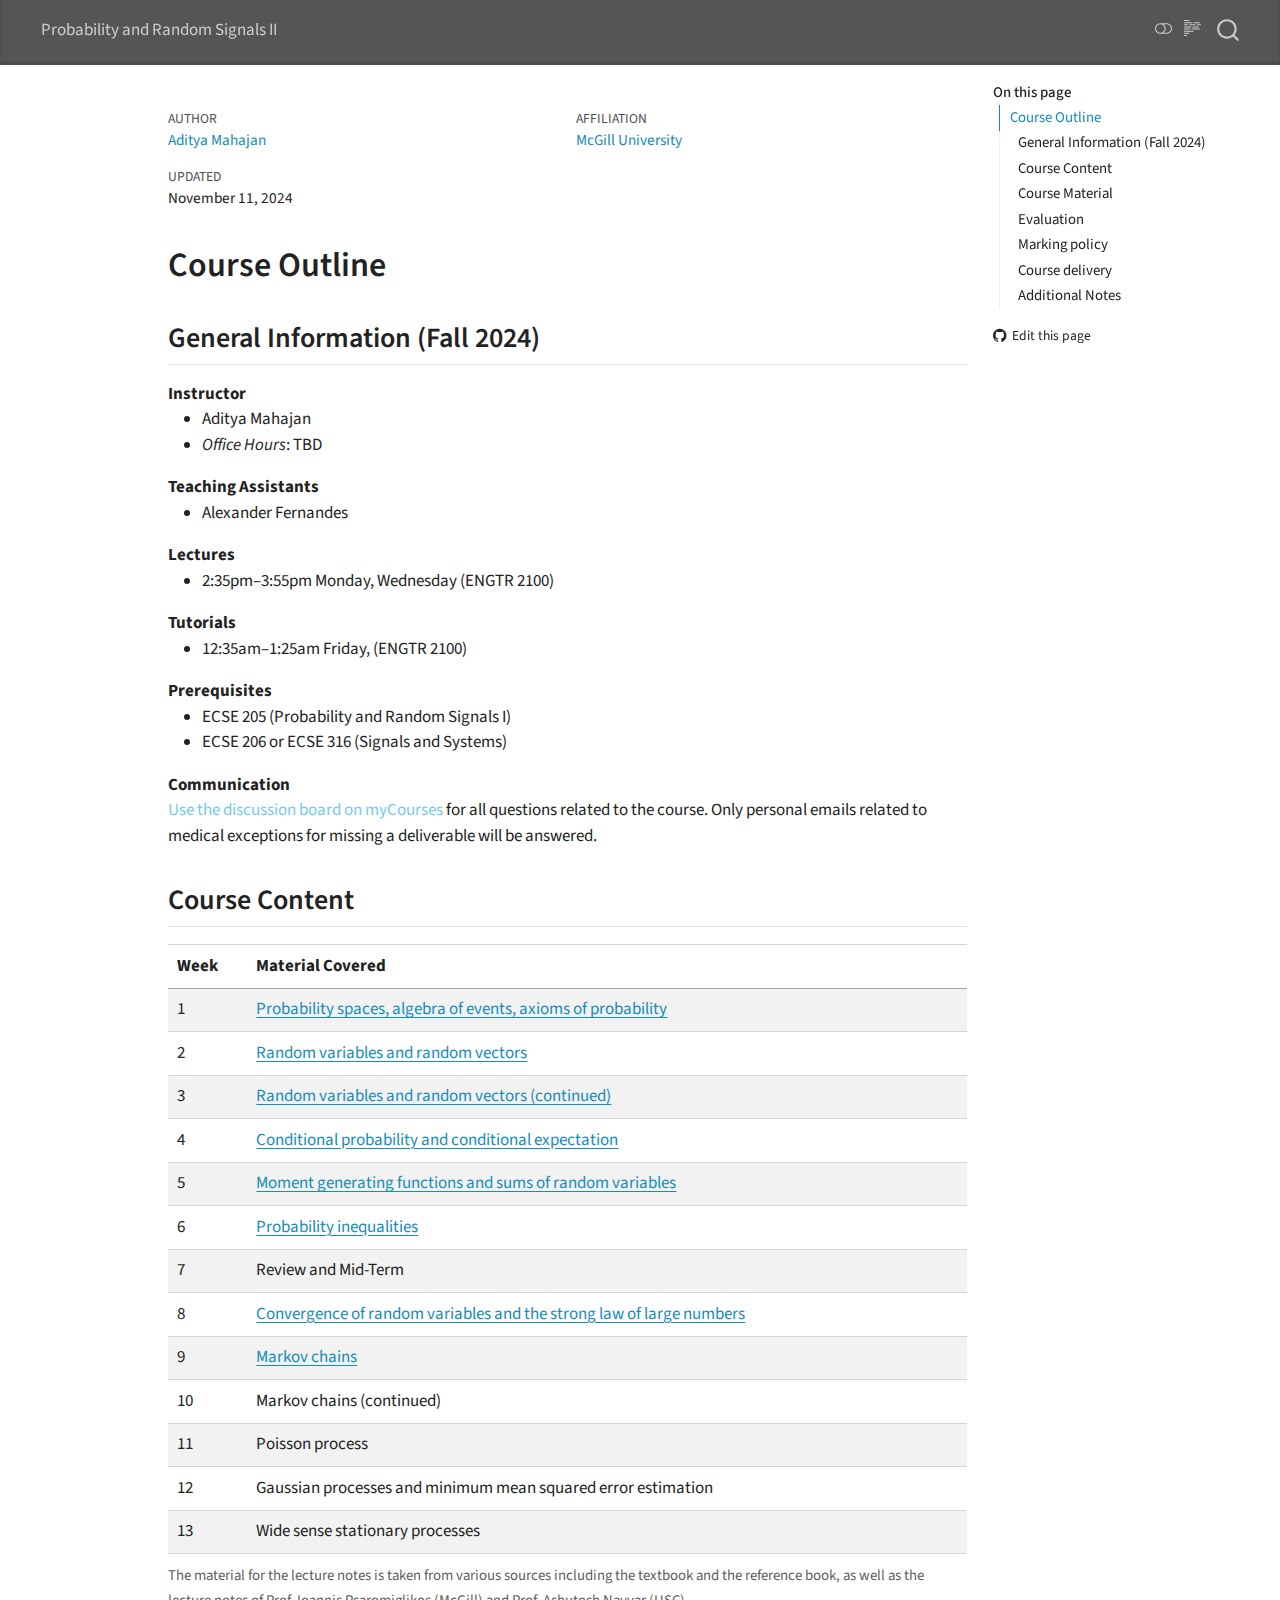
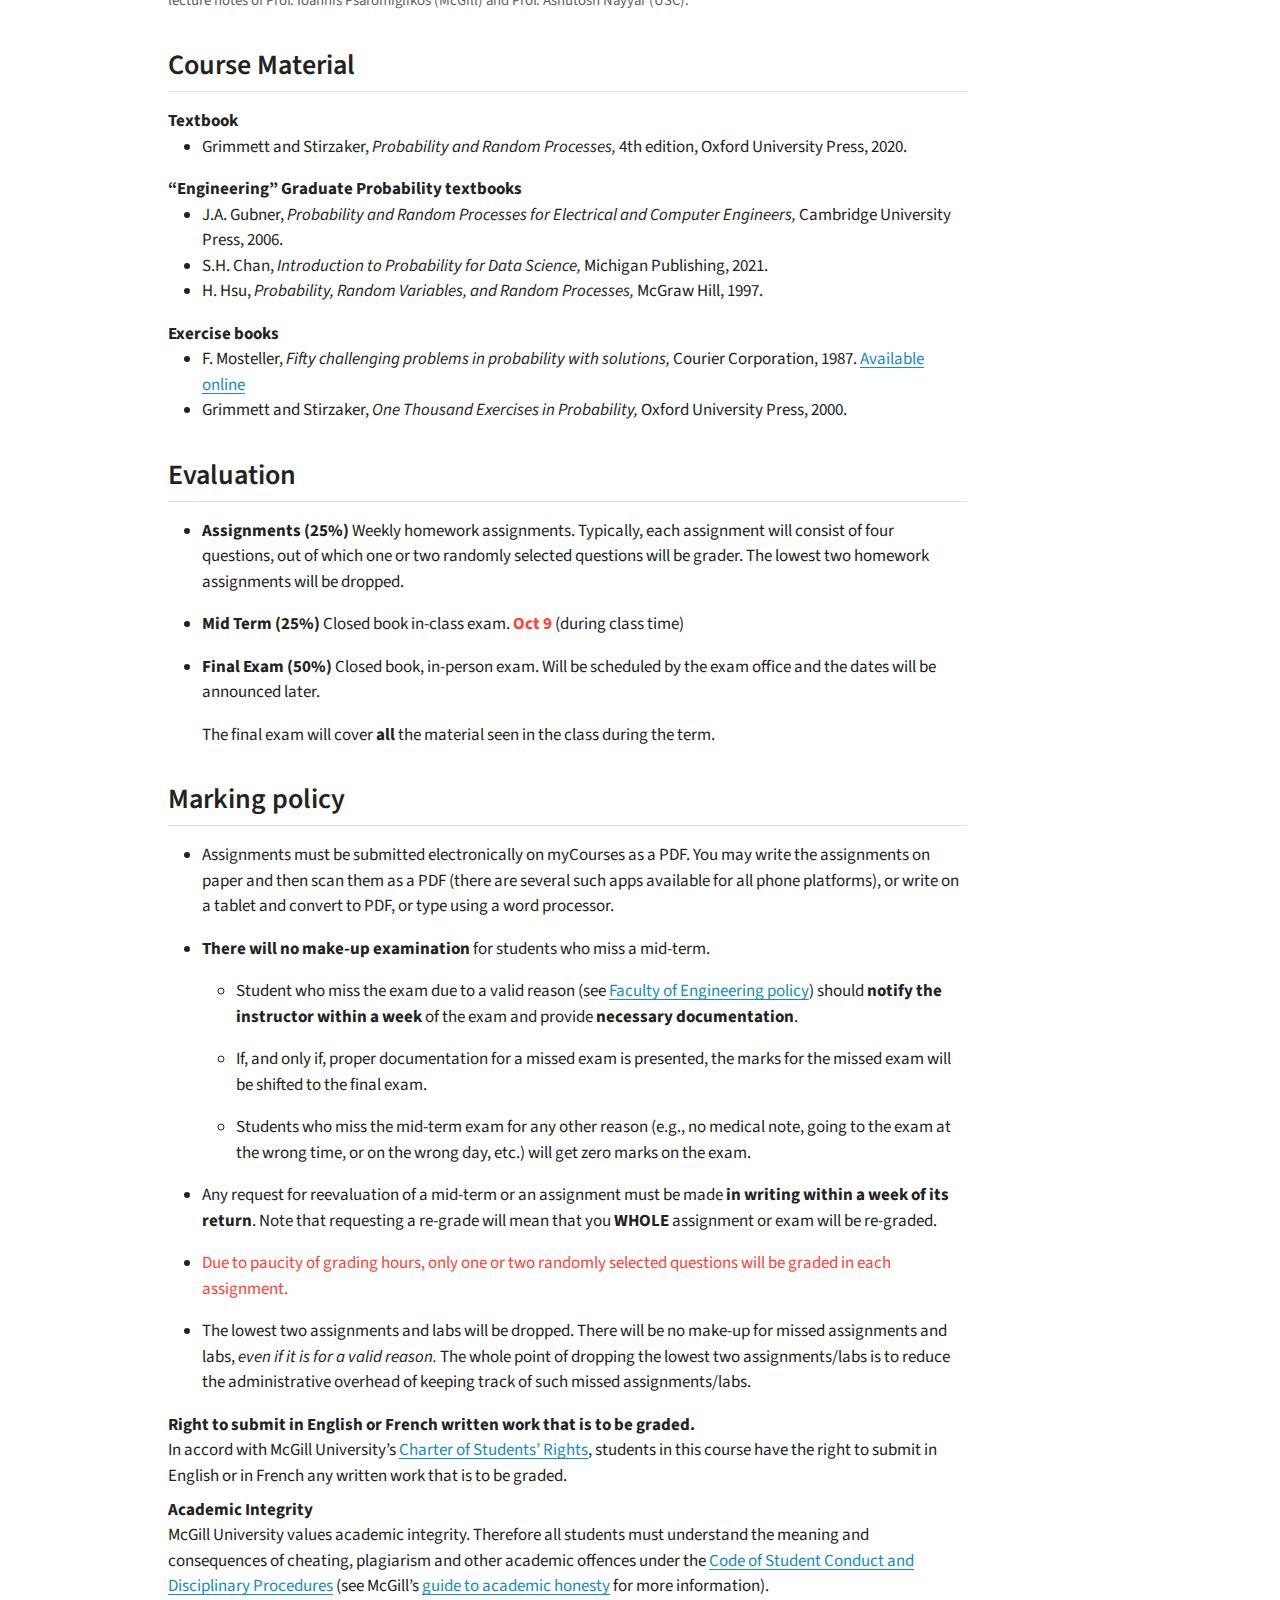
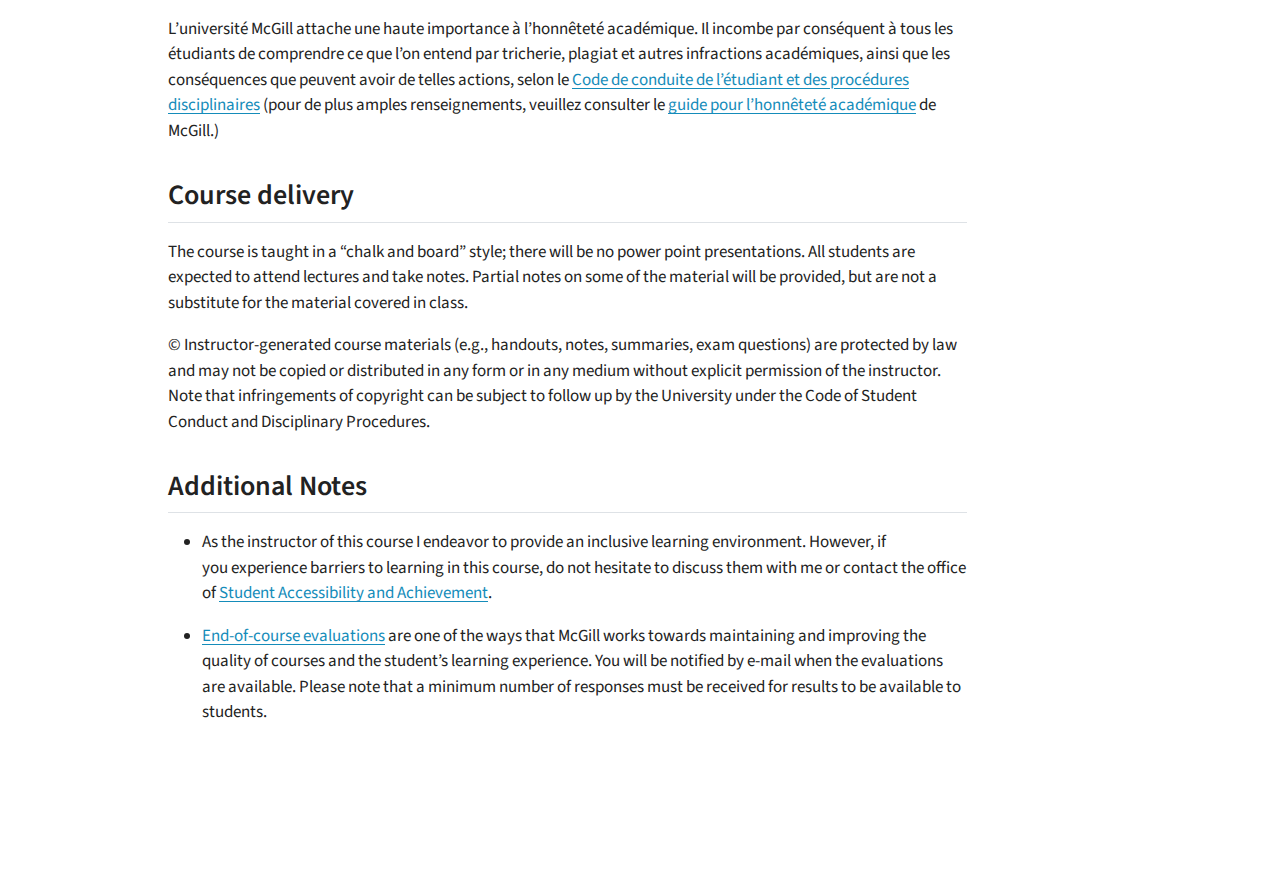
<file: index.html>
<!DOCTYPE html>
<html xmlns="http://www.w3.org/1999/xhtml" lang="en" xml:lang="en"><head>

<meta charset="utf-8">
<meta name="generator" content="quarto-1.5.57">

<meta name="viewport" content="width=device-width, initial-scale=1.0, user-scalable=yes">

<meta name="author" content="Aditya Mahajan">
<meta name="dcterms.date" content="2024-11-11">

<title>Probability and Random Signals II</title>
<style>
code{white-space: pre-wrap;}
span.smallcaps{font-variant: small-caps;}
div.columns{display: flex; gap: min(4vw, 1.5em);}
div.column{flex: auto; overflow-x: auto;}
div.hanging-indent{margin-left: 1.5em; text-indent: -1.5em;}
ul.task-list{list-style: none;}
ul.task-list li input[type="checkbox"] {
  width: 0.8em;
  margin: 0 0.8em 0.2em -1em; /* quarto-specific, see https://github.com/quarto-dev/quarto-cli/issues/4556 */ 
  vertical-align: middle;
}
</style>


<script src="site_libs/quarto-nav/quarto-nav.js"></script>
<script src="site_libs/quarto-nav/headroom.min.js"></script>
<script src="site_libs/clipboard/clipboard.min.js"></script>
<script src="site_libs/quarto-search/autocomplete.umd.js"></script>
<script src="site_libs/quarto-search/fuse.min.js"></script>
<script src="site_libs/quarto-search/quarto-search.js"></script>
<meta name="quarto:offset" content="./">
<script src="site_libs/quarto-html/quarto.js"></script>
<script src="site_libs/quarto-html/popper.min.js"></script>
<script src="site_libs/quarto-html/tippy.umd.min.js"></script>
<script src="site_libs/quarto-html/anchor.min.js"></script>
<link href="site_libs/quarto-html/tippy.css" rel="stylesheet">
<link href="site_libs/quarto-html/quarto-syntax-highlighting.css" rel="stylesheet" class="quarto-color-scheme" id="quarto-text-highlighting-styles">
<link href="site_libs/quarto-html/quarto-syntax-highlighting-dark.css" rel="prefetch" class="quarto-color-scheme quarto-color-alternate" id="quarto-text-highlighting-styles">
<script src="site_libs/bootstrap/bootstrap.min.js"></script>
<link href="site_libs/bootstrap/bootstrap-icons.css" rel="stylesheet">
<link href="site_libs/bootstrap/bootstrap.min.css" rel="stylesheet" class="quarto-color-scheme" id="quarto-bootstrap" data-mode="light">
<link href="site_libs/bootstrap/bootstrap-dark.min.css" rel="prefetch" class="quarto-color-scheme quarto-color-alternate" id="quarto-bootstrap" data-mode="dark">
<script src="site_libs/quarto-contrib/nutshell-1.0.6/nutshell.js"></script>
<script id="quarto-search-options" type="application/json">{
  "location": "navbar",
  "copy-button": false,
  "collapse-after": 3,
  "panel-placement": "end",
  "type": "overlay",
  "limit": 50,
  "keyboard-shortcut": [
    "f",
    "/",
    "s"
  ],
  "show-item-context": false,
  "language": {
    "search-no-results-text": "No results",
    "search-matching-documents-text": "matching documents",
    "search-copy-link-title": "Copy link to search",
    "search-hide-matches-text": "Hide additional matches",
    "search-more-match-text": "more match in this document",
    "search-more-matches-text": "more matches in this document",
    "search-clear-button-title": "Clear",
    "search-text-placeholder": "",
    "search-detached-cancel-button-title": "Cancel",
    "search-submit-button-title": "Submit",
    "search-label": "Search"
  }
}</script>
<style>html{ scroll-behavior: smooth; }</style>
<script>
// https://github.com/mathjax/MathJax/issues/2744#issuecomment-1658624747
// To fix the bug that uppercase unicode letters are shown in italic
window.MathJax = {
  startup: {
    ready() {
      const {RANGES} = MathJax._.core.MmlTree.OperatorDictionary;
      const {TEXCLASS} = MathJax._.core.MmlTree.MmlNode;
      RANGES.splice(4, 1,
        [0x0370, 0x0385, TEXCLASS.ORD, 'mi'],
        [0x0386, 0x3AB, TEXCLASS.ORD, 'mi', 'normal'],
        [0x03AC, 0x1A20, TEXCLASS.ORD, 'mi']
      );
      MathJax.startup.defaultReady();
    }
  },
  tex: {
    inlineMath: [ ['$','$'], ["\\(","\\)"] ],
    displayMath: [ ['$$','$$'], ["\\[","\\]"] ],
    processEscapes: true,
    tags: "ams",
    macros: {
      PR: "\\mathbb{P}",
      EXP: "\\mathbb{E}",
      "VAR": "\\operatorname{var}",
      COV: "\\operatorname{cov}",
      IND: "\\mathbb{1}",
      ONES: "\\mathbb{1}",
      reals: "\\mathbb{R}",
      naturalnumbers: "\\mathbb{N}",
      integers: "\\mathbb{Z}",
      BLANK: "\\mathfrak{E}",
      TRANS: "\\intercal",
      // independent: "⫫", // Too short
      independent: "\\mathrel{\\perp \\mkern -10mu \\perp}",
      BELLMAN: "\\mathcal{B}",
      RICCATI: "\\mathcal{R}",
      GAIN: "\\mathcal{G}",
      GREEDY: "\\mathcal{G}",
      MISMATCH: "\\mathcal{D}",
      VEC: "\\operatorname{vec}",
      diag: "\\operatorname{diag}",
      ROWS: "\\operatorname{vec}",
      TR: "\\operatorname{Tr}",   
      SPAN: "\\operatorname{sp}",   
      DRE: "\\operatorname{DRE}",   
      DARE: "\\operatorname{DARE}",   
      LQR: "\\operatorname{LQR}",   
      ALPHABET: ["\\mathcal{#1}", 1],
      MATRIX: ["\\begin{bmatrix} #1 \\end{bmatrix}", 1],
      DET: ["\\begin{vmatrix} #1 \\end{vmatrix}", 1],
      NORM: ["\\left\\lVert \\mathstrut #1 \\right\\rVert", 1],
      ABS: ["\\left\\lvert \\mathstrut #1 \\right\\rvert", 1],
      GRAD: "\\nabla",
      IP: ["\\left\\langle #1, #2 \\right\\rangle", 2]
    },
  },
  options: {
    ignoreHtmlClass: 'tex2jax_ignore',
    processHtmlClass: 'tex2jax_process'
  },
};
</script>
<script async="" data-id="101261731" src="//static.getclicky.com/js"></script>


</head>

<body class="nav-fixed">

<div id="quarto-search-results"></div>
  <header id="quarto-header" class="headroom fixed-top">
    <nav class="navbar navbar-expand-lg " data-bs-theme="dark">
      <div class="navbar-container container-fluid">
            <div id="quarto-search" class="" title="Search"></div>
          <button class="navbar-toggler" type="button" data-bs-toggle="collapse" data-bs-target="#navbarCollapse" aria-controls="navbarCollapse" role="menu" aria-expanded="false" aria-label="Toggle navigation" onclick="if (window.quartoToggleHeadroom) { window.quartoToggleHeadroom(); }">
  <span class="navbar-toggler-icon"></span>
</button>
          <div class="collapse navbar-collapse" id="navbarCollapse">
            <ul class="navbar-nav navbar-nav-scroll me-auto">
  <li class="nav-item">
    <a class="nav-link" href="./../probability-and-random-signals"> 
<span class="menu-text">Probability and Random Signals II</span></a>
  </li>  
</ul>
          </div> <!-- /navcollapse -->
            <div class="quarto-navbar-tools">
  <a href="" class="quarto-color-scheme-toggle quarto-navigation-tool  px-1" onclick="window.quartoToggleColorScheme(); return false;" title="Toggle dark mode"><i class="bi"></i></a>
  <a href="" class="quarto-reader-toggle quarto-navigation-tool px-1" onclick="window.quartoToggleReader(); return false;" title="Toggle reader mode">
  <div class="quarto-reader-toggle-btn">
  <i class="bi"></i>
  </div>
</a>
</div>
      </div> <!-- /container-fluid -->
    </nav>
</header>
<!-- content -->
<div id="quarto-content" class="quarto-container page-columns page-rows-contents page-layout-article page-navbar">
<!-- sidebar -->
<!-- margin-sidebar -->
    <div id="quarto-margin-sidebar" class="sidebar margin-sidebar">
        <nav id="TOC" role="doc-toc" class="toc-active">
    <h2 id="toc-title">On this page</h2>
   
  <ul>
  <li><a href="#course-outline" id="toc-course-outline" class="nav-link active" data-scroll-target="#course-outline">Course Outline</a>
  <ul class="collapse">
  <li><a href="#general-information" id="toc-general-information" class="nav-link" data-scroll-target="#general-information">General Information (Fall 2024)</a></li>
  <li><a href="#course-content" id="toc-course-content" class="nav-link" data-scroll-target="#course-content">Course Content</a></li>
  <li><a href="#course-material" id="toc-course-material" class="nav-link" data-scroll-target="#course-material">Course Material</a></li>
  <li><a href="#evaluation" id="toc-evaluation" class="nav-link" data-scroll-target="#evaluation">Evaluation</a></li>
  <li><a href="#marking-policy" id="toc-marking-policy" class="nav-link" data-scroll-target="#marking-policy">Marking policy</a></li>
  <li><a href="#course-delivery" id="toc-course-delivery" class="nav-link" data-scroll-target="#course-delivery">Course delivery</a></li>
  <li><a href="#additional-notes" id="toc-additional-notes" class="nav-link" data-scroll-target="#additional-notes">Additional Notes</a></li>
  </ul></li>
  </ul>
<div class="toc-actions"><ul><li><a href="https://github.com/adityam/probabiity-and-random-signals/edit/quarto/index.qmd" class="toc-action"><i class="bi bi-github"></i>Edit this page</a></li></ul></div></nav>
    </div>
<!-- main -->
<main class="content" id="quarto-document-content">

<header id="title-block-header" class="quarto-title-block default">
<div class="quarto-title">
</div>


<div class="quarto-title-meta-author">
  <div class="quarto-title-meta-heading">Author</div>
  <div class="quarto-title-meta-heading">Affiliation</div>
  
    <div class="quarto-title-meta-contents">
    <p class="author"><a href="https://adityam.github.io">Aditya Mahajan</a> </p>
  </div>
  <div class="quarto-title-meta-contents">
        <p class="affiliation">
            <a href="http://www.mcgill.ca/ece">
            McGill University
            </a>
          </p>
      </div>
  </div>

<div class="quarto-title-meta">

      
    <div>
    <div class="quarto-title-meta-heading">Updated</div>
    <div class="quarto-title-meta-contents">
      <p class="date">November 11, 2024</p>
    </div>
  </div>
  
    
  </div>
  


</header>


<section id="course-outline" class="level1 unnumbered">
<h1 class="unnumbered">Course Outline</h1>
<section id="general-information" class="level2">
<h2 class="anchored" data-anchor-id="general-information">General Information (Fall 2024)</h2>
<dl>
<dt>Instructor</dt>
<dd>
<ul>
<li>Aditya Mahajan</li>
<li><em>Office Hours</em>: TBD</li>
</ul>
</dd>
<dt>Teaching Assistants</dt>
<dd>
<ul>
<li><p>Alexander Fernandes</p></li>
</ul>
</dd>
<dt>Lectures</dt>
<dd>
<ul>
<li><p>2:35pm–3:55pm Monday, Wednesday (ENGTR 2100)</p></li>
</ul>
</dd>
<dt>Tutorials</dt>
<dd>
<ul>
<li><p>12:35am–1:25am Friday, (ENGTR 2100)</p></li>
</ul>
</dd>
<dt>Prerequisites</dt>
<dd>
<ul>
<li>ECSE 205 (Probability and Random Signals I)</li>
<li>ECSE 206 or ECSE 316 (Signals and Systems)</li>
</ul>
</dd>
<dt>Communication</dt>
<dd>
<span class="text-info">Use the discussion board on myCourses</span> for all questions related to the course. Only personal emails related to medical exceptions for missing a deliverable will be answered.
</dd>
</dl>
<!--
## Graduate Attributes and Learning Outcomes

| Attribute | Description | Status |
|-----------|-------------|--------|
| KB | Knowledge Base for Engineering | Developed |
| PA | Problem Analysis | Developed |
| IN | Investigation | Developed |
| DE | Design | Introduced |

Upon the successful completion of this course, the student students will have demonstrated the ability to:

- Apply time- and frequency-domain tools to analyze linear time-invariant systems (KB, PA)
- Design controllers based on state-space methods and lead-lag compensators to meet time-response specifications (KB, PA, DE)
- Use Matlab to analyze and synthesize controllers for linear time-invariant systems (DE, IN)

-->
</section>
<section id="course-content" class="level2">
<h2 class="anchored" data-anchor-id="course-content">Course Content</h2>
<table class="table-striped caption-top table">
<colgroup>
<col style="width: 10%">
<col style="width: 90%">
</colgroup>
<thead>
<tr class="header">
<th>Week</th>
<th style="text-align: left;">Material Covered</th>
</tr>
</thead>
<tbody>
<tr class="odd">
<td>1</td>
<td style="text-align: left;"><a href="./probability-spaces.html">Probability spaces, algebra of events, axioms of probability</a></td>
</tr>
<tr class="even">
<td>2</td>
<td style="text-align: left;"><a href="./random-variables.html">Random variables and random vectors</a></td>
</tr>
<tr class="odd">
<td>3</td>
<td style="text-align: left;"><a href="./random-variables.html">Random variables and random vectors (continued)</a></td>
</tr>
<tr class="even">
<td>4</td>
<td style="text-align: left;"><a href="./conditional-expectation.html">Conditional probability and conditional expectation</a></td>
</tr>
<tr class="odd">
<td>5</td>
<td style="text-align: left;"><a href="./moment-generating-functions.html">Moment generating functions and sums of random variables</a></td>
</tr>
<tr class="even">
<td>6</td>
<td style="text-align: left;"><a href="./inequalities.html">Probability inequalities</a></td>
</tr>
<tr class="odd">
<td>7</td>
<td style="text-align: left;">Review and Mid-Term</td>
</tr>
<tr class="even">
<td>8</td>
<td style="text-align: left;"><a href="./convergence-of-random-variables.html">Convergence of random variables and the strong law of large numbers</a></td>
</tr>
<tr class="odd">
<td>9</td>
<td style="text-align: left;"><a href="./markov-chains.html">Markov chains</a></td>
</tr>
<tr class="even">
<td>10</td>
<td style="text-align: left;">Markov chains (continued)</td>
</tr>
<tr class="odd">
<td>11</td>
<td style="text-align: left;">Poisson process</td>
</tr>
<tr class="even">
<td>12</td>
<td style="text-align: left;">Gaussian processes and minimum mean squared error estimation</td>
</tr>
<tr class="odd">
<td>13</td>
<td style="text-align: left;">Wide sense stationary processes</td>
</tr>
</tbody>
</table>
<p><small><span class="text-muted">The material for the lecture notes is taken from various sources including the textbook and the reference book, as well as the lecture notes of Prof.&nbsp;Ioannis Psaromiglikos (McGill) and Prof.&nbsp;Ashutosh Nayyar (USC).</span></small></p>
</section>
<section id="course-material" class="level2">
<h2 class="anchored" data-anchor-id="course-material">Course Material</h2>
<dl>
<dt>Textbook</dt>
<dd>
<ul>
<li>Grimmett and Stirzaker, <em>Probability and Random Processes,</em> 4th edition, Oxford University Press, 2020.</li>
</ul>
</dd>
<dt>“Engineering” Graduate Probability textbooks</dt>
<dd>
<ul>
<li>J.A. Gubner, <em>Probability and Random Processes for Electrical and Computer Engineers,</em> Cambridge University Press, 2006.</li>
<li>S.H. Chan, <em>Introduction to Probability for Data Science,</em> Michigan Publishing, 2021.</li>
<li>H. Hsu, <em>Probability, Random Variables, and Random Processes,</em> McGraw Hill, 1997.</li>
</ul>
</dd>
<dt>Exercise books</dt>
<dd>
<ul>
<li>F. Mosteller, <em>Fifty challenging problems in probability with solutions,</em> Courier Corporation, 1987. <a href="https://archive.org/details/fiftychallenging00most">Available online</a></li>
<li>Grimmett and Stirzaker, <em>One Thousand Exercises in Probability,</em> Oxford University Press, 2000.</li>
</ul>
</dd>
</dl>
</section>
<section id="evaluation" class="level2">
<h2 class="anchored" data-anchor-id="evaluation">Evaluation</h2>
<ul>
<li><p><strong>Assignments (25%)</strong> Weekly homework assignments. Typically, each assignment will consist of four questions, out of which one or two randomly selected questions will be grader. The lowest two homework assignments will be dropped.</p></li>
<li><p><strong>Mid Term (25%)</strong> Closed book in-class exam. <span class="text-danger"><strong>Oct 9</strong></span> (during class time)</p></li>
<li><p><strong>Final Exam (50%)</strong> Closed book, in-person exam. Will be scheduled by the exam office and the dates will be announced later.</p>
<p>The final exam will cover <strong>all</strong> the material seen in the class during the term.</p></li>
</ul>
</section>
<section id="marking-policy" class="level2">
<h2 class="anchored" data-anchor-id="marking-policy">Marking policy</h2>
<ul>
<li><p>Assignments must be submitted electronically on myCourses as a PDF. You may write the assignments on paper and then scan them as a PDF (there are several such apps available for all phone platforms), or write on a tablet and convert to PDF, or type using a word processor.</p></li>
<li><p><strong>There will no make-up examination</strong> for students who miss a mid-term.</p>
<ul>
<li><p>Student who miss the exam due to a valid reason (see <a href="https://www.mcgill.ca/engineering/students/undergraduate/courses-registration/exams-assessment/midterms-and-class-tests/adjustments-missed-midterms-and-class-tests">Faculty of Engineering policy</a>) should <strong>notify the instructor within a week</strong> of the exam and provide <strong>necessary documentation</strong>.</p></li>
<li><p>If, and only if, proper documentation for a missed exam is presented, the marks for the missed exam will be shifted to the final exam.</p></li>
<li><p>Students who miss the mid-term exam for any other reason (e.g., no medical note, going to the exam at the wrong time, or on the wrong day, etc.) will get zero marks on the exam.</p></li>
</ul></li>
<li><p>Any request for reevaluation of a mid-term or an assignment must be made <strong>in writing within a week of its return</strong>. Note that requesting a re-grade will mean that you <strong>WHOLE</strong> assignment or exam will be re-graded.</p></li>
<li><p><span class="text-danger">Due to paucity of grading hours, only one or two randomly selected questions will be graded in each assignment.</span></p></li>
<li><p>The lowest two assignments and labs will be dropped. There will be no make-up for missed assignments and labs, <em>even if it is for a valid reason.</em> The whole point of dropping the lowest two assignments/labs is to reduce the administrative overhead of keeping track of such missed assignments/labs.</p></li>
</ul>
<dl>
<dt>Right to submit in English or French written work that is to be graded.</dt>
<dd>
In accord with McGill University’s <a href="https://www.mcgill.ca/secretariat/files/secretariat/charter_of_student_rights_last_approved_october_262017.pdf">Charter of Students’ Rights</a>, students in this course have the right to submit in English or in French any written work that is to be graded.
</dd>
<dt>Academic Integrity</dt>
<dd>
<p>McGill University values academic integrity. Therefore all students must understand the meaning and consequences of cheating, plagiarism and other academic offences under the <a href="https://www.mcgill.ca/secretariat/files/secretariat/code_of_student_conduct_and_disciplinary_procedures.pdf">Code of Student Conduct and Disciplinary Procedures</a> (see McGill’s <a href="http://www.mcgill.ca/students/srr/honest/">guide to academic honesty</a> for more information).</p>
<p>L’université McGill attache une haute importance à l’honnêteté académique. Il incombe par conséquent à tous les étudiants de comprendre ce que l’on entend par tricherie, plagiat et autres infractions académiques, ainsi que les conséquences que peuvent avoir de telles actions, selon le <a href="https://www.mcgill.ca/secretariat/files/secretariat/code_of_student_conduct_and_disciplinary_procedures.pdf">Code de conduite de l’étudiant et des procédures disciplinaires</a> (pour de plus amples renseignements, veuillez consulter le <a href="http://www.mcgill.ca/students/srr/honest/">guide pour l’honnêteté académique</a> de McGill.)</p>
</dd>
</dl>
</section>
<section id="course-delivery" class="level2">
<h2 class="anchored" data-anchor-id="course-delivery">Course delivery</h2>
<p>The course is taught in a “chalk and board” style; there will be no power point presentations. All students are expected to attend lectures and take notes. Partial notes on some of the material will be provided, but are not a substitute for the material covered in class.</p>
<p>© Instructor-generated course materials (e.g., handouts, notes, summaries, exam questions) are protected by law and may not be copied or distributed in any form or in any medium without explicit permission of the instructor. Note that infringements of copyright can be subject to follow up by the University under the Code of Student Conduct and Disciplinary Procedures.</p>
</section>
<section id="additional-notes" class="level2">
<h2 class="anchored" data-anchor-id="additional-notes">Additional Notes</h2>
<ul>
<li><p>As the instructor of this course I endeavor to provide an inclusive learning environment. However, if you&nbsp;experience barriers to learning in this course, do not hesitate to discuss them with me or contact the office of <a href="https://www.mcgill.ca/access-achieve/">Student Accessibility and Achievement</a>.</p></li>
<li><p><a href="http://www.mcgill.ca/mercury/">End-of-course evaluations</a> are one of the ways that McGill works towards maintaining and improving the quality of courses and the student’s learning experience. You will be notified by e-mail when the evaluations are available. Please note that a minimum number of responses must be received for results to be available to students.</p></li>
</ul>


</section>
</section>

</main> <!-- /main -->
<script id="quarto-html-after-body" type="application/javascript">
window.document.addEventListener("DOMContentLoaded", function (event) {
  const toggleBodyColorMode = (bsSheetEl) => {
    const mode = bsSheetEl.getAttribute("data-mode");
    const bodyEl = window.document.querySelector("body");
    if (mode === "dark") {
      bodyEl.classList.add("quarto-dark");
      bodyEl.classList.remove("quarto-light");
    } else {
      bodyEl.classList.add("quarto-light");
      bodyEl.classList.remove("quarto-dark");
    }
  }
  const toggleBodyColorPrimary = () => {
    const bsSheetEl = window.document.querySelector("link#quarto-bootstrap");
    if (bsSheetEl) {
      toggleBodyColorMode(bsSheetEl);
    }
  }
  toggleBodyColorPrimary();  
  const disableStylesheet = (stylesheets) => {
    for (let i=0; i < stylesheets.length; i++) {
      const stylesheet = stylesheets[i];
      stylesheet.rel = 'prefetch';
    }
  }
  const enableStylesheet = (stylesheets) => {
    for (let i=0; i < stylesheets.length; i++) {
      const stylesheet = stylesheets[i];
      stylesheet.rel = 'stylesheet';
    }
  }
  const manageTransitions = (selector, allowTransitions) => {
    const els = window.document.querySelectorAll(selector);
    for (let i=0; i < els.length; i++) {
      const el = els[i];
      if (allowTransitions) {
        el.classList.remove('notransition');
      } else {
        el.classList.add('notransition');
      }
    }
  }
  const toggleGiscusIfUsed = (isAlternate, darkModeDefault) => {
    const baseTheme = document.querySelector('#giscus-base-theme')?.value ?? 'light';
    const alternateTheme = document.querySelector('#giscus-alt-theme')?.value ?? 'dark';
    let newTheme = '';
    if(darkModeDefault) {
      newTheme = isAlternate ? baseTheme : alternateTheme;
    } else {
      newTheme = isAlternate ? alternateTheme : baseTheme;
    }
    const changeGiscusTheme = () => {
      // From: https://github.com/giscus/giscus/issues/336
      const sendMessage = (message) => {
        const iframe = document.querySelector('iframe.giscus-frame');
        if (!iframe) return;
        iframe.contentWindow.postMessage({ giscus: message }, 'https://giscus.app');
      }
      sendMessage({
        setConfig: {
          theme: newTheme
        }
      });
    }
    const isGiscussLoaded = window.document.querySelector('iframe.giscus-frame') !== null;
    if (isGiscussLoaded) {
      changeGiscusTheme();
    }
  }
  const toggleColorMode = (alternate) => {
    // Switch the stylesheets
    const alternateStylesheets = window.document.querySelectorAll('link.quarto-color-scheme.quarto-color-alternate');
    manageTransitions('#quarto-margin-sidebar .nav-link', false);
    if (alternate) {
      enableStylesheet(alternateStylesheets);
      for (const sheetNode of alternateStylesheets) {
        if (sheetNode.id === "quarto-bootstrap") {
          toggleBodyColorMode(sheetNode);
        }
      }
    } else {
      disableStylesheet(alternateStylesheets);
      toggleBodyColorPrimary();
    }
    manageTransitions('#quarto-margin-sidebar .nav-link', true);
    // Switch the toggles
    const toggles = window.document.querySelectorAll('.quarto-color-scheme-toggle');
    for (let i=0; i < toggles.length; i++) {
      const toggle = toggles[i];
      if (toggle) {
        if (alternate) {
          toggle.classList.add("alternate");     
        } else {
          toggle.classList.remove("alternate");
        }
      }
    }
    // Hack to workaround the fact that safari doesn't
    // properly recolor the scrollbar when toggling (#1455)
    if (navigator.userAgent.indexOf('Safari') > 0 && navigator.userAgent.indexOf('Chrome') == -1) {
      manageTransitions("body", false);
      window.scrollTo(0, 1);
      setTimeout(() => {
        window.scrollTo(0, 0);
        manageTransitions("body", true);
      }, 40);  
    }
  }
  const isFileUrl = () => { 
    return window.location.protocol === 'file:';
  }
  const hasAlternateSentinel = () => {  
    let styleSentinel = getColorSchemeSentinel();
    if (styleSentinel !== null) {
      return styleSentinel === "alternate";
    } else {
      return false;
    }
  }
  const setStyleSentinel = (alternate) => {
    const value = alternate ? "alternate" : "default";
    if (!isFileUrl()) {
      window.localStorage.setItem("quarto-color-scheme", value);
    } else {
      localAlternateSentinel = value;
    }
  }
  const getColorSchemeSentinel = () => {
    if (!isFileUrl()) {
      const storageValue = window.localStorage.getItem("quarto-color-scheme");
      return storageValue != null ? storageValue : localAlternateSentinel;
    } else {
      return localAlternateSentinel;
    }
  }
  const darkModeDefault = false;
  let localAlternateSentinel = darkModeDefault ? 'alternate' : 'default';
  // Dark / light mode switch
  window.quartoToggleColorScheme = () => {
    // Read the current dark / light value 
    let toAlternate = !hasAlternateSentinel();
    toggleColorMode(toAlternate);
    setStyleSentinel(toAlternate);
    toggleGiscusIfUsed(toAlternate, darkModeDefault);
  };
  // Ensure there is a toggle, if there isn't float one in the top right
  if (window.document.querySelector('.quarto-color-scheme-toggle') === null) {
    const a = window.document.createElement('a');
    a.classList.add('top-right');
    a.classList.add('quarto-color-scheme-toggle');
    a.href = "";
    a.onclick = function() { try { window.quartoToggleColorScheme(); } catch {} return false; };
    const i = window.document.createElement("i");
    i.classList.add('bi');
    a.appendChild(i);
    window.document.body.appendChild(a);
  }
  // Switch to dark mode if need be
  if (hasAlternateSentinel()) {
    toggleColorMode(true);
  } else {
    toggleColorMode(false);
  }
  const icon = "";
  const anchorJS = new window.AnchorJS();
  anchorJS.options = {
    placement: 'right',
    icon: icon
  };
  anchorJS.add('.anchored');
  const isCodeAnnotation = (el) => {
    for (const clz of el.classList) {
      if (clz.startsWith('code-annotation-')) {                     
        return true;
      }
    }
    return false;
  }
  const onCopySuccess = function(e) {
    // button target
    const button = e.trigger;
    // don't keep focus
    button.blur();
    // flash "checked"
    button.classList.add('code-copy-button-checked');
    var currentTitle = button.getAttribute("title");
    button.setAttribute("title", "Copied!");
    let tooltip;
    if (window.bootstrap) {
      button.setAttribute("data-bs-toggle", "tooltip");
      button.setAttribute("data-bs-placement", "left");
      button.setAttribute("data-bs-title", "Copied!");
      tooltip = new bootstrap.Tooltip(button, 
        { trigger: "manual", 
          customClass: "code-copy-button-tooltip",
          offset: [0, -8]});
      tooltip.show();    
    }
    setTimeout(function() {
      if (tooltip) {
        tooltip.hide();
        button.removeAttribute("data-bs-title");
        button.removeAttribute("data-bs-toggle");
        button.removeAttribute("data-bs-placement");
      }
      button.setAttribute("title", currentTitle);
      button.classList.remove('code-copy-button-checked');
    }, 1000);
    // clear code selection
    e.clearSelection();
  }
  const getTextToCopy = function(trigger) {
      const codeEl = trigger.previousElementSibling.cloneNode(true);
      for (const childEl of codeEl.children) {
        if (isCodeAnnotation(childEl)) {
          childEl.remove();
        }
      }
      return codeEl.innerText;
  }
  const clipboard = new window.ClipboardJS('.code-copy-button:not([data-in-quarto-modal])', {
    text: getTextToCopy
  });
  clipboard.on('success', onCopySuccess);
  if (window.document.getElementById('quarto-embedded-source-code-modal')) {
    // For code content inside modals, clipBoardJS needs to be initialized with a container option
    // TODO: Check when it could be a function (https://github.com/zenorocha/clipboard.js/issues/860)
    const clipboardModal = new window.ClipboardJS('.code-copy-button[data-in-quarto-modal]', {
      text: getTextToCopy,
      container: window.document.getElementById('quarto-embedded-source-code-modal')
    });
    clipboardModal.on('success', onCopySuccess);
  }
    var localhostRegex = new RegExp(/^(?:http|https):\/\/localhost\:?[0-9]*\//);
    var mailtoRegex = new RegExp(/^mailto:/);
      var filterRegex = new RegExp("https:\/\/adityam\.github\.io\/probability-and-random-signals\/");
    var isInternal = (href) => {
        return filterRegex.test(href) || localhostRegex.test(href) || mailtoRegex.test(href);
    }
    // Inspect non-navigation links and adorn them if external
 	var links = window.document.querySelectorAll('a[href]:not(.nav-link):not(.navbar-brand):not(.toc-action):not(.sidebar-link):not(.sidebar-item-toggle):not(.pagination-link):not(.no-external):not([aria-hidden]):not(.dropdown-item):not(.quarto-navigation-tool):not(.about-link)');
    for (var i=0; i<links.length; i++) {
      const link = links[i];
      if (!isInternal(link.href)) {
        // undo the damage that might have been done by quarto-nav.js in the case of
        // links that we want to consider external
        if (link.dataset.originalHref !== undefined) {
          link.href = link.dataset.originalHref;
        }
      }
    }
  function tippyHover(el, contentFn, onTriggerFn, onUntriggerFn) {
    const config = {
      allowHTML: true,
      maxWidth: 500,
      delay: 100,
      arrow: false,
      appendTo: function(el) {
          return el.parentElement;
      },
      interactive: true,
      interactiveBorder: 10,
      theme: 'quarto',
      placement: 'bottom-start',
    };
    if (contentFn) {
      config.content = contentFn;
    }
    if (onTriggerFn) {
      config.onTrigger = onTriggerFn;
    }
    if (onUntriggerFn) {
      config.onUntrigger = onUntriggerFn;
    }
    window.tippy(el, config); 
  }
  const noterefs = window.document.querySelectorAll('a[role="doc-noteref"]');
  for (var i=0; i<noterefs.length; i++) {
    const ref = noterefs[i];
    tippyHover(ref, function() {
      // use id or data attribute instead here
      let href = ref.getAttribute('data-footnote-href') || ref.getAttribute('href');
      try { href = new URL(href).hash; } catch {}
      const id = href.replace(/^#\/?/, "");
      const note = window.document.getElementById(id);
      if (note) {
        return note.innerHTML;
      } else {
        return "";
      }
    });
  }
  const xrefs = window.document.querySelectorAll('a.quarto-xref');
  const processXRef = (id, note) => {
    // Strip column container classes
    const stripColumnClz = (el) => {
      el.classList.remove("page-full", "page-columns");
      if (el.children) {
        for (const child of el.children) {
          stripColumnClz(child);
        }
      }
    }
    stripColumnClz(note)
    if (id === null || id.startsWith('sec-')) {
      // Special case sections, only their first couple elements
      const container = document.createElement("div");
      if (note.children && note.children.length > 2) {
        container.appendChild(note.children[0].cloneNode(true));
        for (let i = 1; i < note.children.length; i++) {
          const child = note.children[i];
          if (child.tagName === "P" && child.innerText === "") {
            continue;
          } else {
            container.appendChild(child.cloneNode(true));
            break;
          }
        }
        if (window.Quarto?.typesetMath) {
          window.Quarto.typesetMath(container);
        }
        return container.innerHTML
      } else {
        if (window.Quarto?.typesetMath) {
          window.Quarto.typesetMath(note);
        }
        return note.innerHTML;
      }
    } else {
      // Remove any anchor links if they are present
      const anchorLink = note.querySelector('a.anchorjs-link');
      if (anchorLink) {
        anchorLink.remove();
      }
      if (window.Quarto?.typesetMath) {
        window.Quarto.typesetMath(note);
      }
      // TODO in 1.5, we should make sure this works without a callout special case
      if (note.classList.contains("callout")) {
        return note.outerHTML;
      } else {
        return note.innerHTML;
      }
    }
  }
  for (var i=0; i<xrefs.length; i++) {
    const xref = xrefs[i];
    tippyHover(xref, undefined, function(instance) {
      instance.disable();
      let url = xref.getAttribute('href');
      let hash = undefined; 
      if (url.startsWith('#')) {
        hash = url;
      } else {
        try { hash = new URL(url).hash; } catch {}
      }
      if (hash) {
        const id = hash.replace(/^#\/?/, "");
        const note = window.document.getElementById(id);
        if (note !== null) {
          try {
            const html = processXRef(id, note.cloneNode(true));
            instance.setContent(html);
          } finally {
            instance.enable();
            instance.show();
          }
        } else {
          // See if we can fetch this
          fetch(url.split('#')[0])
          .then(res => res.text())
          .then(html => {
            const parser = new DOMParser();
            const htmlDoc = parser.parseFromString(html, "text/html");
            const note = htmlDoc.getElementById(id);
            if (note !== null) {
              const html = processXRef(id, note);
              instance.setContent(html);
            } 
          }).finally(() => {
            instance.enable();
            instance.show();
          });
        }
      } else {
        // See if we can fetch a full url (with no hash to target)
        // This is a special case and we should probably do some content thinning / targeting
        fetch(url)
        .then(res => res.text())
        .then(html => {
          const parser = new DOMParser();
          const htmlDoc = parser.parseFromString(html, "text/html");
          const note = htmlDoc.querySelector('main.content');
          if (note !== null) {
            // This should only happen for chapter cross references
            // (since there is no id in the URL)
            // remove the first header
            if (note.children.length > 0 && note.children[0].tagName === "HEADER") {
              note.children[0].remove();
            }
            const html = processXRef(null, note);
            instance.setContent(html);
          } 
        }).finally(() => {
          instance.enable();
          instance.show();
        });
      }
    }, function(instance) {
    });
  }
      let selectedAnnoteEl;
      const selectorForAnnotation = ( cell, annotation) => {
        let cellAttr = 'data-code-cell="' + cell + '"';
        let lineAttr = 'data-code-annotation="' +  annotation + '"';
        const selector = 'span[' + cellAttr + '][' + lineAttr + ']';
        return selector;
      }
      const selectCodeLines = (annoteEl) => {
        const doc = window.document;
        const targetCell = annoteEl.getAttribute("data-target-cell");
        const targetAnnotation = annoteEl.getAttribute("data-target-annotation");
        const annoteSpan = window.document.querySelector(selectorForAnnotation(targetCell, targetAnnotation));
        const lines = annoteSpan.getAttribute("data-code-lines").split(",");
        const lineIds = lines.map((line) => {
          return targetCell + "-" + line;
        })
        let top = null;
        let height = null;
        let parent = null;
        if (lineIds.length > 0) {
            //compute the position of the single el (top and bottom and make a div)
            const el = window.document.getElementById(lineIds[0]);
            top = el.offsetTop;
            height = el.offsetHeight;
            parent = el.parentElement.parentElement;
          if (lineIds.length > 1) {
            const lastEl = window.document.getElementById(lineIds[lineIds.length - 1]);
            const bottom = lastEl.offsetTop + lastEl.offsetHeight;
            height = bottom - top;
          }
          if (top !== null && height !== null && parent !== null) {
            // cook up a div (if necessary) and position it 
            let div = window.document.getElementById("code-annotation-line-highlight");
            if (div === null) {
              div = window.document.createElement("div");
              div.setAttribute("id", "code-annotation-line-highlight");
              div.style.position = 'absolute';
              parent.appendChild(div);
            }
            div.style.top = top - 2 + "px";
            div.style.height = height + 4 + "px";
            div.style.left = 0;
            let gutterDiv = window.document.getElementById("code-annotation-line-highlight-gutter");
            if (gutterDiv === null) {
              gutterDiv = window.document.createElement("div");
              gutterDiv.setAttribute("id", "code-annotation-line-highlight-gutter");
              gutterDiv.style.position = 'absolute';
              const codeCell = window.document.getElementById(targetCell);
              const gutter = codeCell.querySelector('.code-annotation-gutter');
              gutter.appendChild(gutterDiv);
            }
            gutterDiv.style.top = top - 2 + "px";
            gutterDiv.style.height = height + 4 + "px";
          }
          selectedAnnoteEl = annoteEl;
        }
      };
      const unselectCodeLines = () => {
        const elementsIds = ["code-annotation-line-highlight", "code-annotation-line-highlight-gutter"];
        elementsIds.forEach((elId) => {
          const div = window.document.getElementById(elId);
          if (div) {
            div.remove();
          }
        });
        selectedAnnoteEl = undefined;
      };
        // Handle positioning of the toggle
    window.addEventListener(
      "resize",
      throttle(() => {
        elRect = undefined;
        if (selectedAnnoteEl) {
          selectCodeLines(selectedAnnoteEl);
        }
      }, 10)
    );
    function throttle(fn, ms) {
    let throttle = false;
    let timer;
      return (...args) => {
        if(!throttle) { // first call gets through
            fn.apply(this, args);
            throttle = true;
        } else { // all the others get throttled
            if(timer) clearTimeout(timer); // cancel #2
            timer = setTimeout(() => {
              fn.apply(this, args);
              timer = throttle = false;
            }, ms);
        }
      };
    }
      // Attach click handler to the DT
      const annoteDls = window.document.querySelectorAll('dt[data-target-cell]');
      for (const annoteDlNode of annoteDls) {
        annoteDlNode.addEventListener('click', (event) => {
          const clickedEl = event.target;
          if (clickedEl !== selectedAnnoteEl) {
            unselectCodeLines();
            const activeEl = window.document.querySelector('dt[data-target-cell].code-annotation-active');
            if (activeEl) {
              activeEl.classList.remove('code-annotation-active');
            }
            selectCodeLines(clickedEl);
            clickedEl.classList.add('code-annotation-active');
          } else {
            // Unselect the line
            unselectCodeLines();
            clickedEl.classList.remove('code-annotation-active');
          }
        });
      }
  const findCites = (el) => {
    const parentEl = el.parentElement;
    if (parentEl) {
      const cites = parentEl.dataset.cites;
      if (cites) {
        return {
          el,
          cites: cites.split(' ')
        };
      } else {
        return findCites(el.parentElement)
      }
    } else {
      return undefined;
    }
  };
  var bibliorefs = window.document.querySelectorAll('a[role="doc-biblioref"]');
  for (var i=0; i<bibliorefs.length; i++) {
    const ref = bibliorefs[i];
    const citeInfo = findCites(ref);
    if (citeInfo) {
      tippyHover(citeInfo.el, function() {
        var popup = window.document.createElement('div');
        citeInfo.cites.forEach(function(cite) {
          var citeDiv = window.document.createElement('div');
          citeDiv.classList.add('hanging-indent');
          citeDiv.classList.add('csl-entry');
          var biblioDiv = window.document.getElementById('ref-' + cite);
          if (biblioDiv) {
            citeDiv.innerHTML = biblioDiv.innerHTML;
          }
          popup.appendChild(citeDiv);
        });
        return popup.innerHTML;
      });
    }
  }
});
</script>
</div> <!-- /content -->




<footer class="footer"><div class="nav-footer"><div class="nav-footer-center"><div class="toc-actions d-sm-block d-md-none"><ul><li><a href="https://github.com/adityam/probabiity-and-random-signals/edit/quarto/index.qmd" class="toc-action"><i class="bi bi-github"></i>Edit this page</a></li></ul></div></div></div></footer><script src="site_libs/quarto-html/zenscroll-min.js"></script>
</body></html>
</file>
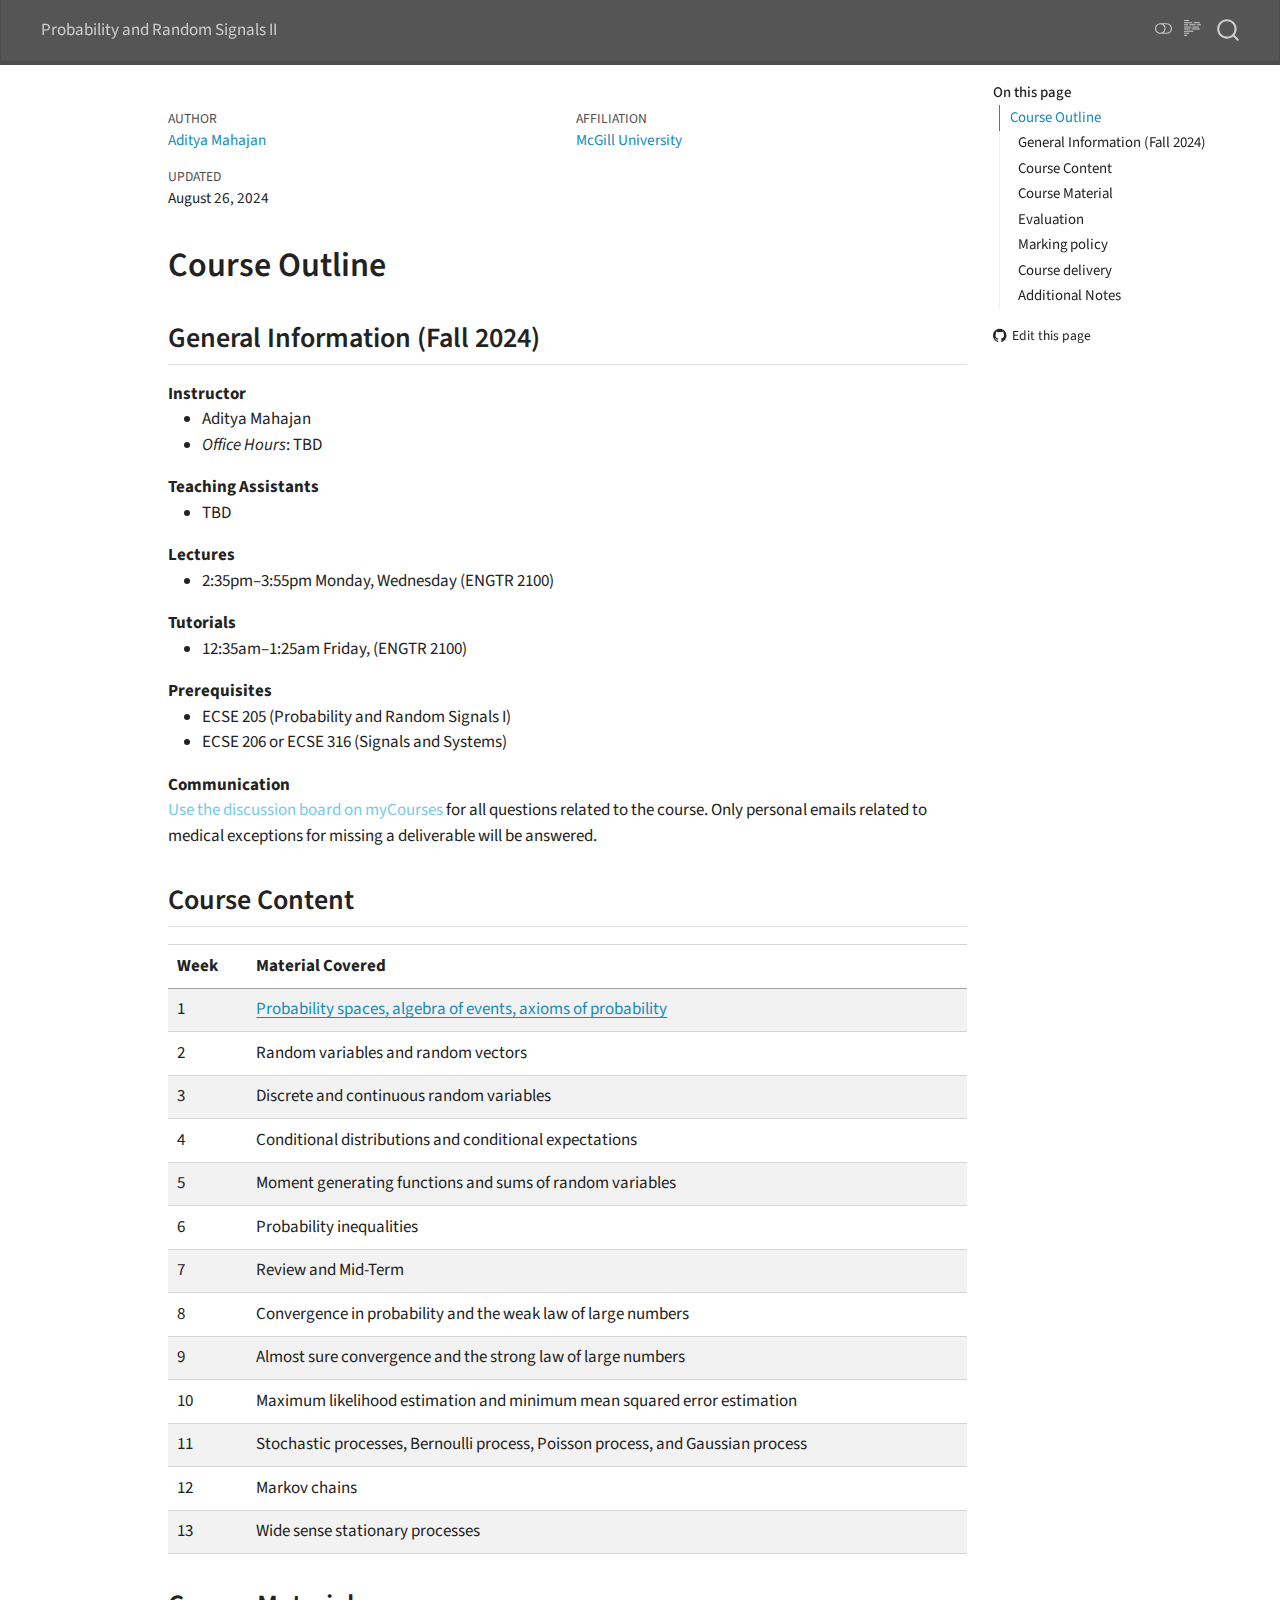
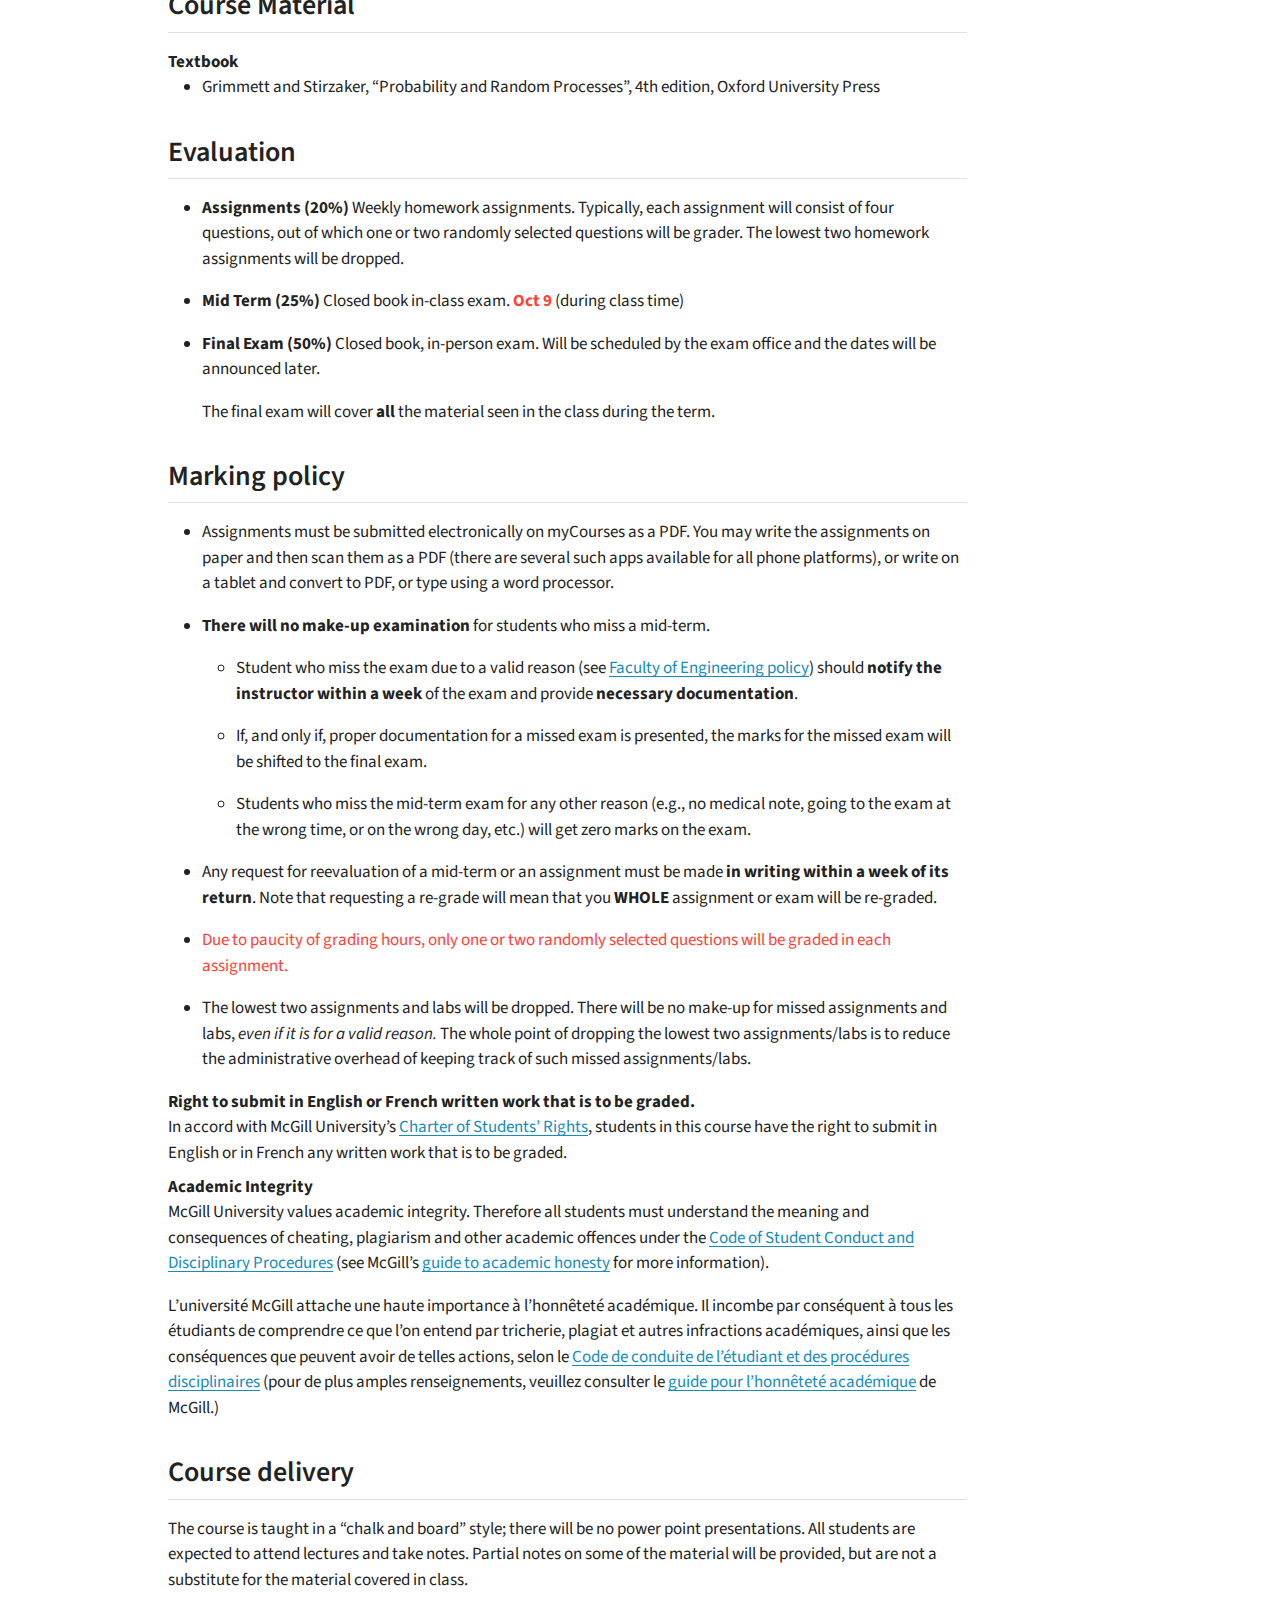
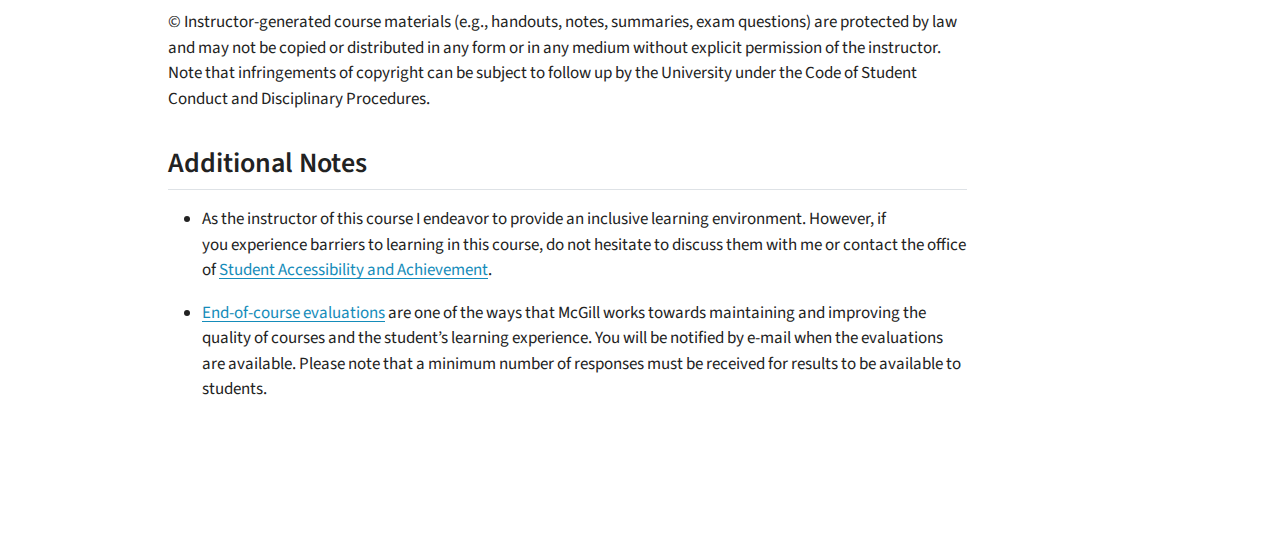
<file: docs/index.html>
<!DOCTYPE html>
<html xmlns="http://www.w3.org/1999/xhtml" lang="en" xml:lang="en"><head>

<meta charset="utf-8">
<meta name="generator" content="quarto-1.4.554">

<meta name="viewport" content="width=device-width, initial-scale=1.0, user-scalable=yes">

<meta name="author" content="Aditya Mahajan">
<meta name="dcterms.date" content="2024-08-26">

<title>Probability and Random Signals II</title>
<style>
code{white-space: pre-wrap;}
span.smallcaps{font-variant: small-caps;}
div.columns{display: flex; gap: min(4vw, 1.5em);}
div.column{flex: auto; overflow-x: auto;}
div.hanging-indent{margin-left: 1.5em; text-indent: -1.5em;}
ul.task-list{list-style: none;}
ul.task-list li input[type="checkbox"] {
  width: 0.8em;
  margin: 0 0.8em 0.2em -1em; /* quarto-specific, see https://github.com/quarto-dev/quarto-cli/issues/4556 */ 
  vertical-align: middle;
}
</style>


<script src="site_libs/quarto-nav/quarto-nav.js"></script>
<script src="site_libs/quarto-nav/headroom.min.js"></script>
<script src="site_libs/clipboard/clipboard.min.js"></script>
<script src="site_libs/quarto-search/autocomplete.umd.js"></script>
<script src="site_libs/quarto-search/fuse.min.js"></script>
<script src="site_libs/quarto-search/quarto-search.js"></script>
<meta name="quarto:offset" content="./">
<script src="site_libs/quarto-html/quarto.js"></script>
<script src="site_libs/quarto-html/popper.min.js"></script>
<script src="site_libs/quarto-html/tippy.umd.min.js"></script>
<script src="site_libs/quarto-html/anchor.min.js"></script>
<link href="site_libs/quarto-html/tippy.css" rel="stylesheet">
<link href="site_libs/quarto-html/quarto-syntax-highlighting.css" rel="stylesheet" class="quarto-color-scheme" id="quarto-text-highlighting-styles">
<link href="site_libs/quarto-html/quarto-syntax-highlighting-dark.css" rel="prefetch" class="quarto-color-scheme quarto-color-alternate" id="quarto-text-highlighting-styles">
<script src="site_libs/bootstrap/bootstrap.min.js"></script>
<link href="site_libs/bootstrap/bootstrap-icons.css" rel="stylesheet">
<link href="site_libs/bootstrap/bootstrap.min.css" rel="stylesheet" class="quarto-color-scheme" id="quarto-bootstrap" data-mode="light">
<link href="site_libs/bootstrap/bootstrap-dark.min.css" rel="prefetch" class="quarto-color-scheme quarto-color-alternate" id="quarto-bootstrap" data-mode="dark">
<script src="site_libs/quarto-contrib/nutshell-1.0.6/nutshell.js"></script>
<script id="quarto-search-options" type="application/json">{
  "location": "navbar",
  "copy-button": false,
  "collapse-after": 3,
  "panel-placement": "end",
  "type": "overlay",
  "limit": 50,
  "keyboard-shortcut": [
    "f",
    "/",
    "s"
  ],
  "show-item-context": false,
  "language": {
    "search-no-results-text": "No results",
    "search-matching-documents-text": "matching documents",
    "search-copy-link-title": "Copy link to search",
    "search-hide-matches-text": "Hide additional matches",
    "search-more-match-text": "more match in this document",
    "search-more-matches-text": "more matches in this document",
    "search-clear-button-title": "Clear",
    "search-text-placeholder": "",
    "search-detached-cancel-button-title": "Cancel",
    "search-submit-button-title": "Submit",
    "search-label": "Search"
  }
}</script>
<style>html{ scroll-behavior: smooth; }</style>
<script>
// https://github.com/mathjax/MathJax/issues/2744#issuecomment-1658624747
// To fix the bug that uppercase unicode letters are shown in italic
window.MathJax = {
  startup: {
    ready() {
      const {RANGES} = MathJax._.core.MmlTree.OperatorDictionary;
      const {TEXCLASS} = MathJax._.core.MmlTree.MmlNode;
      RANGES.splice(4, 1,
        [0x0370, 0x0385, TEXCLASS.ORD, 'mi'],
        [0x0386, 0x3AB, TEXCLASS.ORD, 'mi', 'normal'],
        [0x03AC, 0x1A20, TEXCLASS.ORD, 'mi']
      );
      MathJax.startup.defaultReady();
    }
  },
  tex: {
    inlineMath: [ ['$','$'], ["\\(","\\)"] ],
    displayMath: [ ['$$','$$'], ["\\[","\\]"] ],
    processEscapes: true,
    tags: "ams",
    macros: {
      PR: "\\mathbb{P}",
      EXP: "\\mathbb{E}",
      IND: "\\mathbb{1}",
      ONES: "\\mathbb{1}",
      reals: "\\mathbb{R}",
      integers: "\\mathbb{Z}",
      BLANK: "\\mathfrak{E}",
      TRANS: "\\intercal",
      BELLMAN: "\\mathcal{B}",
      RICCATI: "\\mathcal{R}",
      GAIN: "\\mathcal{G}",
      GREEDY: "\\mathcal{G}",
      MISMATCH: "\\mathcal{D}",
      VEC: "\\operatorname{vec}",
      diag: "\\operatorname{diag}",
      ROWS: "\\operatorname{vec}",
      TR: "\\operatorname{Tr}",   
      SPAN: "\\operatorname{sp}",   
      DRE: "\\operatorname{DRE}",   
      DARE: "\\operatorname{DARE}",   
      LQR: "\\operatorname{LQR}",   
      ALPHABET: ["\\mathcal{#1}", 1],
      MATRIX: ["\\begin{bmatrix} #1 \\end{bmatrix}", 1],
      NORM: ["\\left\\lVert \\mathstrut #1 \\right\\rVert", 1],
      ABS: ["\\left\\lvert \\mathstrut #1 \\right\\rvert", 1],
      GRAD: "\\nabla",
      IP: ["\\left\\langle #1, #2 \\right\\rangle", 2]
    },
  },
  options: {
    ignoreHtmlClass: 'tex2jax_ignore',
    processHtmlClass: 'tex2jax_process'
  },
};
</script>
<script async="" data-id="101261731" src="//static.getclicky.com/js"></script>


</head>

<body class="nav-fixed">

<div id="quarto-search-results"></div>
  <header id="quarto-header" class="headroom fixed-top">
    <nav class="navbar navbar-expand-lg " data-bs-theme="dark">
      <div class="navbar-container container-fluid">
            <div id="quarto-search" class="" title="Search"></div>
          <button class="navbar-toggler" type="button" data-bs-toggle="collapse" data-bs-target="#navbarCollapse" aria-controls="navbarCollapse" aria-expanded="false" aria-label="Toggle navigation" onclick="if (window.quartoToggleHeadroom) { window.quartoToggleHeadroom(); }">
  <span class="navbar-toggler-icon"></span>
</button>
          <div class="collapse navbar-collapse" id="navbarCollapse">
            <ul class="navbar-nav navbar-nav-scroll me-auto">
  <li class="nav-item">
    <a class="nav-link" href="./../probability/index.html"> 
<span class="menu-text">Probability and Random Signals II</span></a>
  </li>  
</ul>
          </div> <!-- /navcollapse -->
          <div class="quarto-navbar-tools">
  <a href="" class="quarto-color-scheme-toggle quarto-navigation-tool  px-1" onclick="window.quartoToggleColorScheme(); return false;" title="Toggle dark mode"><i class="bi"></i></a>
  <a href="" class="quarto-reader-toggle quarto-navigation-tool px-1" onclick="window.quartoToggleReader(); return false;" title="Toggle reader mode">
  <div class="quarto-reader-toggle-btn">
  <i class="bi"></i>
  </div>
</a>
</div>
      </div> <!-- /container-fluid -->
    </nav>
</header>
<!-- content -->
<div id="quarto-content" class="quarto-container page-columns page-rows-contents page-layout-article page-navbar">
<!-- sidebar -->
<!-- margin-sidebar -->
    <div id="quarto-margin-sidebar" class="sidebar margin-sidebar">
        <nav id="TOC" role="doc-toc" class="toc-active">
    <h2 id="toc-title">On this page</h2>
   
  <ul>
  <li><a href="#course-outline" id="toc-course-outline" class="nav-link active" data-scroll-target="#course-outline">Course Outline</a>
  <ul class="collapse">
  <li><a href="#general-information" id="toc-general-information" class="nav-link" data-scroll-target="#general-information">General Information (Fall 2024)</a></li>
  <li><a href="#course-content" id="toc-course-content" class="nav-link" data-scroll-target="#course-content">Course Content</a></li>
  <li><a href="#course-material" id="toc-course-material" class="nav-link" data-scroll-target="#course-material">Course Material</a></li>
  <li><a href="#evaluation" id="toc-evaluation" class="nav-link" data-scroll-target="#evaluation">Evaluation</a></li>
  <li><a href="#marking-policy" id="toc-marking-policy" class="nav-link" data-scroll-target="#marking-policy">Marking policy</a></li>
  <li><a href="#course-delivery" id="toc-course-delivery" class="nav-link" data-scroll-target="#course-delivery">Course delivery</a></li>
  <li><a href="#additional-notes" id="toc-additional-notes" class="nav-link" data-scroll-target="#additional-notes">Additional Notes</a></li>
  </ul></li>
  </ul>
<div class="toc-actions"><ul><li><a href="https://github.com/adityam/probabiity/edit/quarto/index.qmd" class="toc-action"><i class="bi bi-github"></i>Edit this page</a></li></ul></div></nav>
    </div>
<!-- main -->
<main class="content" id="quarto-document-content">

<header id="title-block-header" class="quarto-title-block default">
<div class="quarto-title">
</div>


<div class="quarto-title-meta-author">
  <div class="quarto-title-meta-heading">Author</div>
  <div class="quarto-title-meta-heading">Affiliation</div>
  
    <div class="quarto-title-meta-contents">
    <p class="author"><a href="https://adityam.github.io">Aditya Mahajan</a> </p>
  </div>
  <div class="quarto-title-meta-contents">
        <p class="affiliation">
            <a href="http://www.mcgill.ca/ece">
            McGill University
            </a>
          </p>
      </div>
  </div>

<div class="quarto-title-meta">

      
    <div>
    <div class="quarto-title-meta-heading">Updated</div>
    <div class="quarto-title-meta-contents">
      <p class="date">August 26, 2024</p>
    </div>
  </div>
  
    
  </div>
  


</header>


<section id="course-outline" class="level1 unnumbered">
<h1 class="unnumbered">Course Outline</h1>
<section id="general-information" class="level2">
<h2 class="anchored" data-anchor-id="general-information">General Information (Fall 2024)</h2>
<dl>
<dt>Instructor</dt>
<dd>
<ul>
<li>Aditya Mahajan</li>
<li><em>Office Hours</em>: TBD</li>
</ul>
</dd>
<dt>Teaching Assistants</dt>
<dd>
<ul>
<li><p>TBD</p></li>
</ul>
</dd>
<dt>Lectures</dt>
<dd>
<ul>
<li><p>2:35pm–3:55pm Monday, Wednesday (ENGTR 2100)</p></li>
</ul>
</dd>
<dt>Tutorials</dt>
<dd>
<ul>
<li><p>12:35am–1:25am Friday, (ENGTR 2100)</p></li>
</ul>
</dd>
<dt>Prerequisites</dt>
<dd>
<ul>
<li>ECSE 205 (Probability and Random Signals I)</li>
<li>ECSE 206 or ECSE 316 (Signals and Systems)</li>
</ul>
</dd>
<dt>Communication</dt>
<dd>
<span class="text-info">Use the discussion board on myCourses</span> for all questions related to the course. Only personal emails related to medical exceptions for missing a deliverable will be answered.
</dd>
</dl>
<!--
## Graduate Attributes and Learning Outcomes

| Attribute | Description | Status |
|-----------|-------------|--------|
| KB | Knowledge Base for Engineering | Developed |
| PA | Problem Analysis | Developed |
| IN | Investigation | Developed |
| DE | Design | Introduced |

Upon the successful completion of this course, the student students will have demonstrated the ability to:

- Apply time- and frequency-domain tools to analyze linear time-invariant systems (KB, PA)
- Design controllers based on state-space methods and lead-lag compensators to meet time-response specifications (KB, PA, DE)
- Use Matlab to analyze and synthesize controllers for linear time-invariant systems (DE, IN)

-->
</section>
<section id="course-content" class="level2">
<h2 class="anchored" data-anchor-id="course-content">Course Content</h2>
<table class="table-striped table">
<colgroup>
<col style="width: 10%">
<col style="width: 90%">
</colgroup>
<thead>
<tr class="header">
<th>Week</th>
<th style="text-align: left;">Material Covered</th>
</tr>
</thead>
<tbody>
<tr class="odd">
<td>1</td>
<td style="text-align: left;"><a href="./probability-spaces.html">Probability spaces, algebra of events, axioms of probability</a></td>
</tr>
<tr class="even">
<td>2</td>
<td style="text-align: left;">Random variables and random vectors</td>
</tr>
<tr class="odd">
<td>3</td>
<td style="text-align: left;">Discrete and continuous random variables</td>
</tr>
<tr class="even">
<td>4</td>
<td style="text-align: left;">Conditional distributions and conditional expectations</td>
</tr>
<tr class="odd">
<td>5</td>
<td style="text-align: left;">Moment generating functions and sums of random variables</td>
</tr>
<tr class="even">
<td>6</td>
<td style="text-align: left;">Probability inequalities</td>
</tr>
<tr class="odd">
<td>7</td>
<td style="text-align: left;">Review and Mid-Term</td>
</tr>
<tr class="even">
<td>8</td>
<td style="text-align: left;">Convergence in probability and the weak law of large numbers</td>
</tr>
<tr class="odd">
<td>9</td>
<td style="text-align: left;">Almost sure convergence and the strong law of large numbers</td>
</tr>
<tr class="even">
<td>10</td>
<td style="text-align: left;">Maximum likelihood estimation and minimum mean squared error estimation</td>
</tr>
<tr class="odd">
<td>11</td>
<td style="text-align: left;">Stochastic processes, Bernoulli process, Poisson process, and Gaussian process</td>
</tr>
<tr class="even">
<td>12</td>
<td style="text-align: left;">Markov chains</td>
</tr>
<tr class="odd">
<td>13</td>
<td style="text-align: left;">Wide sense stationary processes</td>
</tr>
</tbody>
</table>
</section>
<section id="course-material" class="level2">
<h2 class="anchored" data-anchor-id="course-material">Course Material</h2>
<dl>
<dt>Textbook</dt>
<dd>
<ul>
<li>Grimmett and Stirzaker, “Probability and Random Processes”, 4th edition, Oxford University Press</li>
</ul>
</dd>
</dl>
</section>
<section id="evaluation" class="level2">
<h2 class="anchored" data-anchor-id="evaluation">Evaluation</h2>
<ul>
<li><p><strong>Assignments (20%)</strong> Weekly homework assignments. Typically, each assignment will consist of four questions, out of which one or two randomly selected questions will be grader. The lowest two homework assignments will be dropped.</p></li>
<li><p><strong>Mid Term (25%)</strong> Closed book in-class exam. <span class="text-danger"><strong>Oct 9</strong></span> (during class time)</p></li>
<li><p><strong>Final Exam (50%)</strong> Closed book, in-person exam. Will be scheduled by the exam office and the dates will be announced later.</p>
<p>The final exam will cover <strong>all</strong> the material seen in the class during the term.</p></li>
</ul>
</section>
<section id="marking-policy" class="level2">
<h2 class="anchored" data-anchor-id="marking-policy">Marking policy</h2>
<ul>
<li><p>Assignments must be submitted electronically on myCourses as a PDF. You may write the assignments on paper and then scan them as a PDF (there are several such apps available for all phone platforms), or write on a tablet and convert to PDF, or type using a word processor.</p></li>
<li><p><strong>There will no make-up examination</strong> for students who miss a mid-term.</p>
<ul>
<li><p>Student who miss the exam due to a valid reason (see <a href="https://www.mcgill.ca/engineering/students/undergraduate/courses-registration/exams-assessment/midterms-and-class-tests/adjustments-missed-midterms-and-class-tests">Faculty of Engineering policy</a>) should <strong>notify the instructor within a week</strong> of the exam and provide <strong>necessary documentation</strong>.</p></li>
<li><p>If, and only if, proper documentation for a missed exam is presented, the marks for the missed exam will be shifted to the final exam.</p></li>
<li><p>Students who miss the mid-term exam for any other reason (e.g., no medical note, going to the exam at the wrong time, or on the wrong day, etc.) will get zero marks on the exam.</p></li>
</ul></li>
<li><p>Any request for reevaluation of a mid-term or an assignment must be made <strong>in writing within a week of its return</strong>. Note that requesting a re-grade will mean that you <strong>WHOLE</strong> assignment or exam will be re-graded.</p></li>
<li><p><span class="text-danger">Due to paucity of grading hours, only one or two randomly selected questions will be graded in each assignment.</span></p></li>
<li><p>The lowest two assignments and labs will be dropped. There will be no make-up for missed assignments and labs, <em>even if it is for a valid reason.</em> The whole point of dropping the lowest two assignments/labs is to reduce the administrative overhead of keeping track of such missed assignments/labs.</p></li>
</ul>
<dl>
<dt>Right to submit in English or French written work that is to be graded.</dt>
<dd>
In accord with McGill University’s <a href="https://www.mcgill.ca/secretariat/files/secretariat/charter_of_student_rights_last_approved_october_262017.pdf">Charter of Students’ Rights</a>, students in this course have the right to submit in English or in French any written work that is to be graded.
</dd>
<dt>Academic Integrity</dt>
<dd>
<p>McGill University values academic integrity. Therefore all students must understand the meaning and consequences of cheating, plagiarism and other academic offences under the <a href="https://www.mcgill.ca/secretariat/files/secretariat/code_of_student_conduct_and_disciplinary_procedures.pdf">Code of Student Conduct and Disciplinary Procedures</a> (see McGill’s <a href="http://www.mcgill.ca/students/srr/honest/">guide to academic honesty</a> for more information).</p>
<p>L’université McGill attache une haute importance à l’honnêteté académique. Il incombe par conséquent à tous les étudiants de comprendre ce que l’on entend par tricherie, plagiat et autres infractions académiques, ainsi que les conséquences que peuvent avoir de telles actions, selon le <a href="https://www.mcgill.ca/secretariat/files/secretariat/code_of_student_conduct_and_disciplinary_procedures.pdf">Code de conduite de l’étudiant et des procédures disciplinaires</a> (pour de plus amples renseignements, veuillez consulter le <a href="http://www.mcgill.ca/students/srr/honest/">guide pour l’honnêteté académique</a> de McGill.)</p>
</dd>
</dl>
</section>
<section id="course-delivery" class="level2">
<h2 class="anchored" data-anchor-id="course-delivery">Course delivery</h2>
<p>The course is taught in a “chalk and board” style; there will be no power point presentations. All students are expected to attend lectures and take notes. Partial notes on some of the material will be provided, but are not a substitute for the material covered in class.</p>
<p>© Instructor-generated course materials (e.g., handouts, notes, summaries, exam questions) are protected by law and may not be copied or distributed in any form or in any medium without explicit permission of the instructor. Note that infringements of copyright can be subject to follow up by the University under the Code of Student Conduct and Disciplinary Procedures.</p>
</section>
<section id="additional-notes" class="level2">
<h2 class="anchored" data-anchor-id="additional-notes">Additional Notes</h2>
<ul>
<li><p>As the instructor of this course I endeavor to provide an inclusive learning environment. However, if you&nbsp;experience barriers to learning in this course, do not hesitate to discuss them with me or contact the office of <a href="https://www.mcgill.ca/access-achieve/">Student Accessibility and Achievement</a>.</p></li>
<li><p><a href="http://www.mcgill.ca/mercury/">End-of-course evaluations</a> are one of the ways that McGill works towards maintaining and improving the quality of courses and the student’s learning experience. You will be notified by e-mail when the evaluations are available. Please note that a minimum number of responses must be received for results to be available to students.</p></li>
</ul>


</section>
</section>

</main> <!-- /main -->
<script id="quarto-html-after-body" type="application/javascript">
window.document.addEventListener("DOMContentLoaded", function (event) {
  const toggleBodyColorMode = (bsSheetEl) => {
    const mode = bsSheetEl.getAttribute("data-mode");
    const bodyEl = window.document.querySelector("body");
    if (mode === "dark") {
      bodyEl.classList.add("quarto-dark");
      bodyEl.classList.remove("quarto-light");
    } else {
      bodyEl.classList.add("quarto-light");
      bodyEl.classList.remove("quarto-dark");
    }
  }
  const toggleBodyColorPrimary = () => {
    const bsSheetEl = window.document.querySelector("link#quarto-bootstrap");
    if (bsSheetEl) {
      toggleBodyColorMode(bsSheetEl);
    }
  }
  toggleBodyColorPrimary();  
  const disableStylesheet = (stylesheets) => {
    for (let i=0; i < stylesheets.length; i++) {
      const stylesheet = stylesheets[i];
      stylesheet.rel = 'prefetch';
    }
  }
  const enableStylesheet = (stylesheets) => {
    for (let i=0; i < stylesheets.length; i++) {
      const stylesheet = stylesheets[i];
      stylesheet.rel = 'stylesheet';
    }
  }
  const manageTransitions = (selector, allowTransitions) => {
    const els = window.document.querySelectorAll(selector);
    for (let i=0; i < els.length; i++) {
      const el = els[i];
      if (allowTransitions) {
        el.classList.remove('notransition');
      } else {
        el.classList.add('notransition');
      }
    }
  }
  const toggleGiscusIfUsed = (isAlternate, darkModeDefault) => {
    const baseTheme = document.querySelector('#giscus-base-theme')?.value ?? 'light';
    const alternateTheme = document.querySelector('#giscus-alt-theme')?.value ?? 'dark';
    let newTheme = '';
    if(darkModeDefault) {
      newTheme = isAlternate ? baseTheme : alternateTheme;
    } else {
      newTheme = isAlternate ? alternateTheme : baseTheme;
    }
    const changeGiscusTheme = () => {
      // From: https://github.com/giscus/giscus/issues/336
      const sendMessage = (message) => {
        const iframe = document.querySelector('iframe.giscus-frame');
        if (!iframe) return;
        iframe.contentWindow.postMessage({ giscus: message }, 'https://giscus.app');
      }
      sendMessage({
        setConfig: {
          theme: newTheme
        }
      });
    }
    const isGiscussLoaded = window.document.querySelector('iframe.giscus-frame') !== null;
    if (isGiscussLoaded) {
      changeGiscusTheme();
    }
  }
  const toggleColorMode = (alternate) => {
    // Switch the stylesheets
    const alternateStylesheets = window.document.querySelectorAll('link.quarto-color-scheme.quarto-color-alternate');
    manageTransitions('#quarto-margin-sidebar .nav-link', false);
    if (alternate) {
      enableStylesheet(alternateStylesheets);
      for (const sheetNode of alternateStylesheets) {
        if (sheetNode.id === "quarto-bootstrap") {
          toggleBodyColorMode(sheetNode);
        }
      }
    } else {
      disableStylesheet(alternateStylesheets);
      toggleBodyColorPrimary();
    }
    manageTransitions('#quarto-margin-sidebar .nav-link', true);
    // Switch the toggles
    const toggles = window.document.querySelectorAll('.quarto-color-scheme-toggle');
    for (let i=0; i < toggles.length; i++) {
      const toggle = toggles[i];
      if (toggle) {
        if (alternate) {
          toggle.classList.add("alternate");     
        } else {
          toggle.classList.remove("alternate");
        }
      }
    }
    // Hack to workaround the fact that safari doesn't
    // properly recolor the scrollbar when toggling (#1455)
    if (navigator.userAgent.indexOf('Safari') > 0 && navigator.userAgent.indexOf('Chrome') == -1) {
      manageTransitions("body", false);
      window.scrollTo(0, 1);
      setTimeout(() => {
        window.scrollTo(0, 0);
        manageTransitions("body", true);
      }, 40);  
    }
  }
  const isFileUrl = () => { 
    return window.location.protocol === 'file:';
  }
  const hasAlternateSentinel = () => {  
    let styleSentinel = getColorSchemeSentinel();
    if (styleSentinel !== null) {
      return styleSentinel === "alternate";
    } else {
      return false;
    }
  }
  const setStyleSentinel = (alternate) => {
    const value = alternate ? "alternate" : "default";
    if (!isFileUrl()) {
      window.localStorage.setItem("quarto-color-scheme", value);
    } else {
      localAlternateSentinel = value;
    }
  }
  const getColorSchemeSentinel = () => {
    if (!isFileUrl()) {
      const storageValue = window.localStorage.getItem("quarto-color-scheme");
      return storageValue != null ? storageValue : localAlternateSentinel;
    } else {
      return localAlternateSentinel;
    }
  }
  const darkModeDefault = false;
  let localAlternateSentinel = darkModeDefault ? 'alternate' : 'default';
  // Dark / light mode switch
  window.quartoToggleColorScheme = () => {
    // Read the current dark / light value 
    let toAlternate = !hasAlternateSentinel();
    toggleColorMode(toAlternate);
    setStyleSentinel(toAlternate);
    toggleGiscusIfUsed(toAlternate, darkModeDefault);
  };
  // Ensure there is a toggle, if there isn't float one in the top right
  if (window.document.querySelector('.quarto-color-scheme-toggle') === null) {
    const a = window.document.createElement('a');
    a.classList.add('top-right');
    a.classList.add('quarto-color-scheme-toggle');
    a.href = "";
    a.onclick = function() { try { window.quartoToggleColorScheme(); } catch {} return false; };
    const i = window.document.createElement("i");
    i.classList.add('bi');
    a.appendChild(i);
    window.document.body.appendChild(a);
  }
  // Switch to dark mode if need be
  if (hasAlternateSentinel()) {
    toggleColorMode(true);
  } else {
    toggleColorMode(false);
  }
  const icon = "";
  const anchorJS = new window.AnchorJS();
  anchorJS.options = {
    placement: 'right',
    icon: icon
  };
  anchorJS.add('.anchored');
  const isCodeAnnotation = (el) => {
    for (const clz of el.classList) {
      if (clz.startsWith('code-annotation-')) {                     
        return true;
      }
    }
    return false;
  }
  const clipboard = new window.ClipboardJS('.code-copy-button', {
    text: function(trigger) {
      const codeEl = trigger.previousElementSibling.cloneNode(true);
      for (const childEl of codeEl.children) {
        if (isCodeAnnotation(childEl)) {
          childEl.remove();
        }
      }
      return codeEl.innerText;
    }
  });
  clipboard.on('success', function(e) {
    // button target
    const button = e.trigger;
    // don't keep focus
    button.blur();
    // flash "checked"
    button.classList.add('code-copy-button-checked');
    var currentTitle = button.getAttribute("title");
    button.setAttribute("title", "Copied!");
    let tooltip;
    if (window.bootstrap) {
      button.setAttribute("data-bs-toggle", "tooltip");
      button.setAttribute("data-bs-placement", "left");
      button.setAttribute("data-bs-title", "Copied!");
      tooltip = new bootstrap.Tooltip(button, 
        { trigger: "manual", 
          customClass: "code-copy-button-tooltip",
          offset: [0, -8]});
      tooltip.show();    
    }
    setTimeout(function() {
      if (tooltip) {
        tooltip.hide();
        button.removeAttribute("data-bs-title");
        button.removeAttribute("data-bs-toggle");
        button.removeAttribute("data-bs-placement");
      }
      button.setAttribute("title", currentTitle);
      button.classList.remove('code-copy-button-checked');
    }, 1000);
    // clear code selection
    e.clearSelection();
  });
    var localhostRegex = new RegExp(/^(?:http|https):\/\/localhost\:?[0-9]*\//);
    var mailtoRegex = new RegExp(/^mailto:/);
      var filterRegex = new RegExp("https:\/\/adityam\.github\.io\/probability\/");
    var isInternal = (href) => {
        return filterRegex.test(href) || localhostRegex.test(href) || mailtoRegex.test(href);
    }
    // Inspect non-navigation links and adorn them if external
 	var links = window.document.querySelectorAll('a[href]:not(.nav-link):not(.navbar-brand):not(.toc-action):not(.sidebar-link):not(.sidebar-item-toggle):not(.pagination-link):not(.no-external):not([aria-hidden]):not(.dropdown-item):not(.quarto-navigation-tool)');
    for (var i=0; i<links.length; i++) {
      const link = links[i];
      if (!isInternal(link.href)) {
        // undo the damage that might have been done by quarto-nav.js in the case of
        // links that we want to consider external
        if (link.dataset.originalHref !== undefined) {
          link.href = link.dataset.originalHref;
        }
      }
    }
  function tippyHover(el, contentFn, onTriggerFn, onUntriggerFn) {
    const config = {
      allowHTML: true,
      maxWidth: 500,
      delay: 100,
      arrow: false,
      appendTo: function(el) {
          return el.parentElement;
      },
      interactive: true,
      interactiveBorder: 10,
      theme: 'quarto',
      placement: 'bottom-start',
    };
    if (contentFn) {
      config.content = contentFn;
    }
    if (onTriggerFn) {
      config.onTrigger = onTriggerFn;
    }
    if (onUntriggerFn) {
      config.onUntrigger = onUntriggerFn;
    }
    window.tippy(el, config); 
  }
  const noterefs = window.document.querySelectorAll('a[role="doc-noteref"]');
  for (var i=0; i<noterefs.length; i++) {
    const ref = noterefs[i];
    tippyHover(ref, function() {
      // use id or data attribute instead here
      let href = ref.getAttribute('data-footnote-href') || ref.getAttribute('href');
      try { href = new URL(href).hash; } catch {}
      const id = href.replace(/^#\/?/, "");
      const note = window.document.getElementById(id);
      if (note) {
        return note.innerHTML;
      } else {
        return "";
      }
    });
  }
  const xrefs = window.document.querySelectorAll('a.quarto-xref');
  const processXRef = (id, note) => {
    // Strip column container classes
    const stripColumnClz = (el) => {
      el.classList.remove("page-full", "page-columns");
      if (el.children) {
        for (const child of el.children) {
          stripColumnClz(child);
        }
      }
    }
    stripColumnClz(note)
    if (id === null || id.startsWith('sec-')) {
      // Special case sections, only their first couple elements
      const container = document.createElement("div");
      if (note.children && note.children.length > 2) {
        container.appendChild(note.children[0].cloneNode(true));
        for (let i = 1; i < note.children.length; i++) {
          const child = note.children[i];
          if (child.tagName === "P" && child.innerText === "") {
            continue;
          } else {
            container.appendChild(child.cloneNode(true));
            break;
          }
        }
        if (window.Quarto?.typesetMath) {
          window.Quarto.typesetMath(container);
        }
        return container.innerHTML
      } else {
        if (window.Quarto?.typesetMath) {
          window.Quarto.typesetMath(note);
        }
        return note.innerHTML;
      }
    } else {
      // Remove any anchor links if they are present
      const anchorLink = note.querySelector('a.anchorjs-link');
      if (anchorLink) {
        anchorLink.remove();
      }
      if (window.Quarto?.typesetMath) {
        window.Quarto.typesetMath(note);
      }
      // TODO in 1.5, we should make sure this works without a callout special case
      if (note.classList.contains("callout")) {
        return note.outerHTML;
      } else {
        return note.innerHTML;
      }
    }
  }
  for (var i=0; i<xrefs.length; i++) {
    const xref = xrefs[i];
    tippyHover(xref, undefined, function(instance) {
      instance.disable();
      let url = xref.getAttribute('href');
      let hash = undefined; 
      if (url.startsWith('#')) {
        hash = url;
      } else {
        try { hash = new URL(url).hash; } catch {}
      }
      if (hash) {
        const id = hash.replace(/^#\/?/, "");
        const note = window.document.getElementById(id);
        if (note !== null) {
          try {
            const html = processXRef(id, note.cloneNode(true));
            instance.setContent(html);
          } finally {
            instance.enable();
            instance.show();
          }
        } else {
          // See if we can fetch this
          fetch(url.split('#')[0])
          .then(res => res.text())
          .then(html => {
            const parser = new DOMParser();
            const htmlDoc = parser.parseFromString(html, "text/html");
            const note = htmlDoc.getElementById(id);
            if (note !== null) {
              const html = processXRef(id, note);
              instance.setContent(html);
            } 
          }).finally(() => {
            instance.enable();
            instance.show();
          });
        }
      } else {
        // See if we can fetch a full url (with no hash to target)
        // This is a special case and we should probably do some content thinning / targeting
        fetch(url)
        .then(res => res.text())
        .then(html => {
          const parser = new DOMParser();
          const htmlDoc = parser.parseFromString(html, "text/html");
          const note = htmlDoc.querySelector('main.content');
          if (note !== null) {
            // This should only happen for chapter cross references
            // (since there is no id in the URL)
            // remove the first header
            if (note.children.length > 0 && note.children[0].tagName === "HEADER") {
              note.children[0].remove();
            }
            const html = processXRef(null, note);
            instance.setContent(html);
          } 
        }).finally(() => {
          instance.enable();
          instance.show();
        });
      }
    }, function(instance) {
    });
  }
      let selectedAnnoteEl;
      const selectorForAnnotation = ( cell, annotation) => {
        let cellAttr = 'data-code-cell="' + cell + '"';
        let lineAttr = 'data-code-annotation="' +  annotation + '"';
        const selector = 'span[' + cellAttr + '][' + lineAttr + ']';
        return selector;
      }
      const selectCodeLines = (annoteEl) => {
        const doc = window.document;
        const targetCell = annoteEl.getAttribute("data-target-cell");
        const targetAnnotation = annoteEl.getAttribute("data-target-annotation");
        const annoteSpan = window.document.querySelector(selectorForAnnotation(targetCell, targetAnnotation));
        const lines = annoteSpan.getAttribute("data-code-lines").split(",");
        const lineIds = lines.map((line) => {
          return targetCell + "-" + line;
        })
        let top = null;
        let height = null;
        let parent = null;
        if (lineIds.length > 0) {
            //compute the position of the single el (top and bottom and make a div)
            const el = window.document.getElementById(lineIds[0]);
            top = el.offsetTop;
            height = el.offsetHeight;
            parent = el.parentElement.parentElement;
          if (lineIds.length > 1) {
            const lastEl = window.document.getElementById(lineIds[lineIds.length - 1]);
            const bottom = lastEl.offsetTop + lastEl.offsetHeight;
            height = bottom - top;
          }
          if (top !== null && height !== null && parent !== null) {
            // cook up a div (if necessary) and position it 
            let div = window.document.getElementById("code-annotation-line-highlight");
            if (div === null) {
              div = window.document.createElement("div");
              div.setAttribute("id", "code-annotation-line-highlight");
              div.style.position = 'absolute';
              parent.appendChild(div);
            }
            div.style.top = top - 2 + "px";
            div.style.height = height + 4 + "px";
            div.style.left = 0;
            let gutterDiv = window.document.getElementById("code-annotation-line-highlight-gutter");
            if (gutterDiv === null) {
              gutterDiv = window.document.createElement("div");
              gutterDiv.setAttribute("id", "code-annotation-line-highlight-gutter");
              gutterDiv.style.position = 'absolute';
              const codeCell = window.document.getElementById(targetCell);
              const gutter = codeCell.querySelector('.code-annotation-gutter');
              gutter.appendChild(gutterDiv);
            }
            gutterDiv.style.top = top - 2 + "px";
            gutterDiv.style.height = height + 4 + "px";
          }
          selectedAnnoteEl = annoteEl;
        }
      };
      const unselectCodeLines = () => {
        const elementsIds = ["code-annotation-line-highlight", "code-annotation-line-highlight-gutter"];
        elementsIds.forEach((elId) => {
          const div = window.document.getElementById(elId);
          if (div) {
            div.remove();
          }
        });
        selectedAnnoteEl = undefined;
      };
        // Handle positioning of the toggle
    window.addEventListener(
      "resize",
      throttle(() => {
        elRect = undefined;
        if (selectedAnnoteEl) {
          selectCodeLines(selectedAnnoteEl);
        }
      }, 10)
    );
    function throttle(fn, ms) {
    let throttle = false;
    let timer;
      return (...args) => {
        if(!throttle) { // first call gets through
            fn.apply(this, args);
            throttle = true;
        } else { // all the others get throttled
            if(timer) clearTimeout(timer); // cancel #2
            timer = setTimeout(() => {
              fn.apply(this, args);
              timer = throttle = false;
            }, ms);
        }
      };
    }
      // Attach click handler to the DT
      const annoteDls = window.document.querySelectorAll('dt[data-target-cell]');
      for (const annoteDlNode of annoteDls) {
        annoteDlNode.addEventListener('click', (event) => {
          const clickedEl = event.target;
          if (clickedEl !== selectedAnnoteEl) {
            unselectCodeLines();
            const activeEl = window.document.querySelector('dt[data-target-cell].code-annotation-active');
            if (activeEl) {
              activeEl.classList.remove('code-annotation-active');
            }
            selectCodeLines(clickedEl);
            clickedEl.classList.add('code-annotation-active');
          } else {
            // Unselect the line
            unselectCodeLines();
            clickedEl.classList.remove('code-annotation-active');
          }
        });
      }
  const findCites = (el) => {
    const parentEl = el.parentElement;
    if (parentEl) {
      const cites = parentEl.dataset.cites;
      if (cites) {
        return {
          el,
          cites: cites.split(' ')
        };
      } else {
        return findCites(el.parentElement)
      }
    } else {
      return undefined;
    }
  };
  var bibliorefs = window.document.querySelectorAll('a[role="doc-biblioref"]');
  for (var i=0; i<bibliorefs.length; i++) {
    const ref = bibliorefs[i];
    const citeInfo = findCites(ref);
    if (citeInfo) {
      tippyHover(citeInfo.el, function() {
        var popup = window.document.createElement('div');
        citeInfo.cites.forEach(function(cite) {
          var citeDiv = window.document.createElement('div');
          citeDiv.classList.add('hanging-indent');
          citeDiv.classList.add('csl-entry');
          var biblioDiv = window.document.getElementById('ref-' + cite);
          if (biblioDiv) {
            citeDiv.innerHTML = biblioDiv.innerHTML;
          }
          popup.appendChild(citeDiv);
        });
        return popup.innerHTML;
      });
    }
  }
});
</script>
</div> <!-- /content -->




<footer class="footer"><div class="nav-footer"><div class="nav-footer-center"><div class="toc-actions d-sm-block d-md-none"><ul><li><a href="https://github.com/adityam/probabiity/edit/quarto/index.qmd" class="toc-action"><i class="bi bi-github"></i>Edit this page</a></li></ul></div></div></div></footer><script src="site_libs/quarto-html/zenscroll-min.js"></script>
</body></html>
</file>
<file: site_libs/quarto-html/tippy.css>
.tippy-box[data-animation=fade][data-state=hidden]{opacity:0}[data-tippy-root]{max-width:calc(100vw - 10px)}.tippy-box{position:relative;background-color:#333;color:#fff;border-radius:4px;font-size:14px;line-height:1.4;white-space:normal;outline:0;transition-property:transform,visibility,opacity}.tippy-box[data-placement^=top]>.tippy-arrow{bottom:0}.tippy-box[data-placement^=top]>.tippy-arrow:before{bottom:-7px;left:0;border-width:8px 8px 0;border-top-color:initial;transform-origin:center top}.tippy-box[data-placement^=bottom]>.tippy-arrow{top:0}.tippy-box[data-placement^=bottom]>.tippy-arrow:before{top:-7px;left:0;border-width:0 8px 8px;border-bottom-color:initial;transform-origin:center bottom}.tippy-box[data-placement^=left]>.tippy-arrow{right:0}.tippy-box[data-placement^=left]>.tippy-arrow:before{border-width:8px 0 8px 8px;border-left-color:initial;right:-7px;transform-origin:center left}.tippy-box[data-placement^=right]>.tippy-arrow{left:0}.tippy-box[data-placement^=right]>.tippy-arrow:before{left:-7px;border-width:8px 8px 8px 0;border-right-color:initial;transform-origin:center right}.tippy-box[data-inertia][data-state=visible]{transition-timing-function:cubic-bezier(.54,1.5,.38,1.11)}.tippy-arrow{width:16px;height:16px;color:#333}.tippy-arrow:before{content:"";position:absolute;border-color:transparent;border-style:solid}.tippy-content{position:relative;padding:5px 9px;z-index:1}
</file>
<file: site_libs/quarto-html/quarto-syntax-highlighting.css>
/* quarto syntax highlight colors */
:root {
  --quarto-hl-ot-color: #003B4F;
  --quarto-hl-at-color: #657422;
  --quarto-hl-ss-color: #20794D;
  --quarto-hl-an-color: #5E5E5E;
  --quarto-hl-fu-color: #4758AB;
  --quarto-hl-st-color: #20794D;
  --quarto-hl-cf-color: #003B4F;
  --quarto-hl-op-color: #5E5E5E;
  --quarto-hl-er-color: #AD0000;
  --quarto-hl-bn-color: #AD0000;
  --quarto-hl-al-color: #AD0000;
  --quarto-hl-va-color: #111111;
  --quarto-hl-bu-color: inherit;
  --quarto-hl-ex-color: inherit;
  --quarto-hl-pp-color: #AD0000;
  --quarto-hl-in-color: #5E5E5E;
  --quarto-hl-vs-color: #20794D;
  --quarto-hl-wa-color: #5E5E5E;
  --quarto-hl-do-color: #5E5E5E;
  --quarto-hl-im-color: #00769E;
  --quarto-hl-ch-color: #20794D;
  --quarto-hl-dt-color: #AD0000;
  --quarto-hl-fl-color: #AD0000;
  --quarto-hl-co-color: #5E5E5E;
  --quarto-hl-cv-color: #5E5E5E;
  --quarto-hl-cn-color: #8f5902;
  --quarto-hl-sc-color: #5E5E5E;
  --quarto-hl-dv-color: #AD0000;
  --quarto-hl-kw-color: #003B4F;
}

/* other quarto variables */
:root {
  --quarto-font-monospace: SFMono-Regular, Menlo, Monaco, Consolas, "Liberation Mono", "Courier New", monospace;
}

pre > code.sourceCode > span {
  color: #003B4F;
}

code span {
  color: #003B4F;
}

code.sourceCode > span {
  color: #003B4F;
}

div.sourceCode,
div.sourceCode pre.sourceCode {
  color: #003B4F;
}

code span.ot {
  color: #003B4F;
  font-style: inherit;
}

code span.at {
  color: #657422;
  font-style: inherit;
}

code span.ss {
  color: #20794D;
  font-style: inherit;
}

code span.an {
  color: #5E5E5E;
  font-style: inherit;
}

code span.fu {
  color: #4758AB;
  font-style: inherit;
}

code span.st {
  color: #20794D;
  font-style: inherit;
}

code span.cf {
  color: #003B4F;
  font-weight: bold;
  font-style: inherit;
}

code span.op {
  color: #5E5E5E;
  font-style: inherit;
}

code span.er {
  color: #AD0000;
  font-style: inherit;
}

code span.bn {
  color: #AD0000;
  font-style: inherit;
}

code span.al {
  color: #AD0000;
  font-style: inherit;
}

code span.va {
  color: #111111;
  font-style: inherit;
}

code span.bu {
  font-style: inherit;
}

code span.ex {
  font-style: inherit;
}

code span.pp {
  color: #AD0000;
  font-style: inherit;
}

code span.in {
  color: #5E5E5E;
  font-style: inherit;
}

code span.vs {
  color: #20794D;
  font-style: inherit;
}

code span.wa {
  color: #5E5E5E;
  font-style: italic;
}

code span.do {
  color: #5E5E5E;
  font-style: italic;
}

code span.im {
  color: #00769E;
  font-style: inherit;
}

code span.ch {
  color: #20794D;
  font-style: inherit;
}

code span.dt {
  color: #AD0000;
  font-style: inherit;
}

code span.fl {
  color: #AD0000;
  font-style: inherit;
}

code span.co {
  color: #5E5E5E;
  font-style: inherit;
}

code span.cv {
  color: #5E5E5E;
  font-style: italic;
}

code span.cn {
  color: #8f5902;
  font-style: inherit;
}

code span.sc {
  color: #5E5E5E;
  font-style: inherit;
}

code span.dv {
  color: #AD0000;
  font-style: inherit;
}

code span.kw {
  color: #003B4F;
  font-weight: bold;
  font-style: inherit;
}

.prevent-inlining {
  content: "</";
}

/*# sourceMappingURL=debc5d5d77c3f9108843748ff7464032.css.map */
</file>
<file: site_libs/quarto-html/quarto-syntax-highlighting-dark.css>
/* quarto syntax highlight colors */
:root {
  --quarto-hl-al-color: #f07178;
  --quarto-hl-an-color: #d4d0ab;
  --quarto-hl-at-color: #00e0e0;
  --quarto-hl-bn-color: #d4d0ab;
  --quarto-hl-bu-color: #abe338;
  --quarto-hl-ch-color: #abe338;
  --quarto-hl-co-color: #f8f8f2;
  --quarto-hl-cv-color: #ffd700;
  --quarto-hl-cn-color: #ffd700;
  --quarto-hl-cf-color: #ffa07a;
  --quarto-hl-dt-color: #ffa07a;
  --quarto-hl-dv-color: #d4d0ab;
  --quarto-hl-do-color: #f8f8f2;
  --quarto-hl-er-color: #f07178;
  --quarto-hl-ex-color: #00e0e0;
  --quarto-hl-fl-color: #d4d0ab;
  --quarto-hl-fu-color: #ffa07a;
  --quarto-hl-im-color: #abe338;
  --quarto-hl-in-color: #d4d0ab;
  --quarto-hl-kw-color: #ffa07a;
  --quarto-hl-op-color: #ffa07a;
  --quarto-hl-ot-color: #00e0e0;
  --quarto-hl-pp-color: #dcc6e0;
  --quarto-hl-re-color: #00e0e0;
  --quarto-hl-sc-color: #abe338;
  --quarto-hl-ss-color: #abe338;
  --quarto-hl-st-color: #abe338;
  --quarto-hl-va-color: #00e0e0;
  --quarto-hl-vs-color: #abe338;
  --quarto-hl-wa-color: #dcc6e0;
}

/* other quarto variables */
:root {
  --quarto-font-monospace: SFMono-Regular, Menlo, Monaco, Consolas, "Liberation Mono", "Courier New", monospace;
}

code span.al {
  background-color: #2a0f15;
  font-weight: bold;
  color: #f07178;
}

code span.an {
  color: #d4d0ab;
}

code span.at {
  color: #00e0e0;
}

code span.bn {
  color: #d4d0ab;
}

code span.bu {
  color: #abe338;
}

code span.ch {
  color: #abe338;
}

code span.co {
  font-style: italic;
  color: #f8f8f2;
}

code span.cv {
  color: #ffd700;
}

code span.cn {
  color: #ffd700;
}

code span.cf {
  font-weight: bold;
  color: #ffa07a;
}

code span.dt {
  color: #ffa07a;
}

code span.dv {
  color: #d4d0ab;
}

code span.do {
  color: #f8f8f2;
}

code span.er {
  color: #f07178;
  text-decoration: underline;
}

code span.ex {
  font-weight: bold;
  color: #00e0e0;
}

code span.fl {
  color: #d4d0ab;
}

code span.fu {
  color: #ffa07a;
}

code span.im {
  color: #abe338;
}

code span.in {
  color: #d4d0ab;
}

code span.kw {
  font-weight: bold;
  color: #ffa07a;
}

pre > code.sourceCode > span {
  color: #f8f8f2;
}

code span {
  color: #f8f8f2;
}

code.sourceCode > span {
  color: #f8f8f2;
}

div.sourceCode,
div.sourceCode pre.sourceCode {
  color: #f8f8f2;
}

code span.op {
  color: #ffa07a;
}

code span.ot {
  color: #00e0e0;
}

code span.pp {
  color: #dcc6e0;
}

code span.re {
  background-color: #f8f8f2;
  color: #00e0e0;
}

code span.sc {
  color: #abe338;
}

code span.ss {
  color: #abe338;
}

code span.st {
  color: #abe338;
}

code span.va {
  color: #00e0e0;
}

code span.vs {
  color: #abe338;
}

code span.wa {
  color: #dcc6e0;
}

.prevent-inlining {
  content: "</";
}

/*# sourceMappingURL=935a306eefa94366c21e1a970dddb765.css.map */
</file>
<file: docs/site_libs/quarto-html/tippy.css>
.tippy-box[data-animation=fade][data-state=hidden]{opacity:0}[data-tippy-root]{max-width:calc(100vw - 10px)}.tippy-box{position:relative;background-color:#333;color:#fff;border-radius:4px;font-size:14px;line-height:1.4;white-space:normal;outline:0;transition-property:transform,visibility,opacity}.tippy-box[data-placement^=top]>.tippy-arrow{bottom:0}.tippy-box[data-placement^=top]>.tippy-arrow:before{bottom:-7px;left:0;border-width:8px 8px 0;border-top-color:initial;transform-origin:center top}.tippy-box[data-placement^=bottom]>.tippy-arrow{top:0}.tippy-box[data-placement^=bottom]>.tippy-arrow:before{top:-7px;left:0;border-width:0 8px 8px;border-bottom-color:initial;transform-origin:center bottom}.tippy-box[data-placement^=left]>.tippy-arrow{right:0}.tippy-box[data-placement^=left]>.tippy-arrow:before{border-width:8px 0 8px 8px;border-left-color:initial;right:-7px;transform-origin:center left}.tippy-box[data-placement^=right]>.tippy-arrow{left:0}.tippy-box[data-placement^=right]>.tippy-arrow:before{left:-7px;border-width:8px 8px 8px 0;border-right-color:initial;transform-origin:center right}.tippy-box[data-inertia][data-state=visible]{transition-timing-function:cubic-bezier(.54,1.5,.38,1.11)}.tippy-arrow{width:16px;height:16px;color:#333}.tippy-arrow:before{content:"";position:absolute;border-color:transparent;border-style:solid}.tippy-content{position:relative;padding:5px 9px;z-index:1}
</file>
<file: docs/site_libs/quarto-html/quarto-syntax-highlighting.css>
/* quarto syntax highlight colors */
:root {
  --quarto-hl-ot-color: #003B4F;
  --quarto-hl-at-color: #657422;
  --quarto-hl-ss-color: #20794D;
  --quarto-hl-an-color: #5E5E5E;
  --quarto-hl-fu-color: #4758AB;
  --quarto-hl-st-color: #20794D;
  --quarto-hl-cf-color: #003B4F;
  --quarto-hl-op-color: #5E5E5E;
  --quarto-hl-er-color: #AD0000;
  --quarto-hl-bn-color: #AD0000;
  --quarto-hl-al-color: #AD0000;
  --quarto-hl-va-color: #111111;
  --quarto-hl-bu-color: inherit;
  --quarto-hl-ex-color: inherit;
  --quarto-hl-pp-color: #AD0000;
  --quarto-hl-in-color: #5E5E5E;
  --quarto-hl-vs-color: #20794D;
  --quarto-hl-wa-color: #5E5E5E;
  --quarto-hl-do-color: #5E5E5E;
  --quarto-hl-im-color: #00769E;
  --quarto-hl-ch-color: #20794D;
  --quarto-hl-dt-color: #AD0000;
  --quarto-hl-fl-color: #AD0000;
  --quarto-hl-co-color: #5E5E5E;
  --quarto-hl-cv-color: #5E5E5E;
  --quarto-hl-cn-color: #8f5902;
  --quarto-hl-sc-color: #5E5E5E;
  --quarto-hl-dv-color: #AD0000;
  --quarto-hl-kw-color: #003B4F;
}

/* other quarto variables */
:root {
  --quarto-font-monospace: SFMono-Regular, Menlo, Monaco, Consolas, "Liberation Mono", "Courier New", monospace;
}

pre > code.sourceCode > span {
  color: #003B4F;
}

code span {
  color: #003B4F;
}

code.sourceCode > span {
  color: #003B4F;
}

div.sourceCode,
div.sourceCode pre.sourceCode {
  color: #003B4F;
}

code span.ot {
  color: #003B4F;
  font-style: inherit;
}

code span.at {
  color: #657422;
  font-style: inherit;
}

code span.ss {
  color: #20794D;
  font-style: inherit;
}

code span.an {
  color: #5E5E5E;
  font-style: inherit;
}

code span.fu {
  color: #4758AB;
  font-style: inherit;
}

code span.st {
  color: #20794D;
  font-style: inherit;
}

code span.cf {
  color: #003B4F;
  font-style: inherit;
}

code span.op {
  color: #5E5E5E;
  font-style: inherit;
}

code span.er {
  color: #AD0000;
  font-style: inherit;
}

code span.bn {
  color: #AD0000;
  font-style: inherit;
}

code span.al {
  color: #AD0000;
  font-style: inherit;
}

code span.va {
  color: #111111;
  font-style: inherit;
}

code span.bu {
  font-style: inherit;
}

code span.ex {
  font-style: inherit;
}

code span.pp {
  color: #AD0000;
  font-style: inherit;
}

code span.in {
  color: #5E5E5E;
  font-style: inherit;
}

code span.vs {
  color: #20794D;
  font-style: inherit;
}

code span.wa {
  color: #5E5E5E;
  font-style: italic;
}

code span.do {
  color: #5E5E5E;
  font-style: italic;
}

code span.im {
  color: #00769E;
  font-style: inherit;
}

code span.ch {
  color: #20794D;
  font-style: inherit;
}

code span.dt {
  color: #AD0000;
  font-style: inherit;
}

code span.fl {
  color: #AD0000;
  font-style: inherit;
}

code span.co {
  color: #5E5E5E;
  font-style: inherit;
}

code span.cv {
  color: #5E5E5E;
  font-style: italic;
}

code span.cn {
  color: #8f5902;
  font-style: inherit;
}

code span.sc {
  color: #5E5E5E;
  font-style: inherit;
}

code span.dv {
  color: #AD0000;
  font-style: inherit;
}

code span.kw {
  color: #003B4F;
  font-style: inherit;
}

.prevent-inlining {
  content: "</";
}

/*# sourceMappingURL=debc5d5d77c3f9108843748ff7464032.css.map */
</file>
<file: docs/site_libs/quarto-html/quarto-syntax-highlighting-dark.css>
/* quarto syntax highlight colors */
:root {
  --quarto-hl-al-color: #f07178;
  --quarto-hl-an-color: #d4d0ab;
  --quarto-hl-at-color: #00e0e0;
  --quarto-hl-bn-color: #d4d0ab;
  --quarto-hl-bu-color: #abe338;
  --quarto-hl-ch-color: #abe338;
  --quarto-hl-co-color: #f8f8f2;
  --quarto-hl-cv-color: #ffd700;
  --quarto-hl-cn-color: #ffd700;
  --quarto-hl-cf-color: #ffa07a;
  --quarto-hl-dt-color: #ffa07a;
  --quarto-hl-dv-color: #d4d0ab;
  --quarto-hl-do-color: #f8f8f2;
  --quarto-hl-er-color: #f07178;
  --quarto-hl-ex-color: #00e0e0;
  --quarto-hl-fl-color: #d4d0ab;
  --quarto-hl-fu-color: #ffa07a;
  --quarto-hl-im-color: #abe338;
  --quarto-hl-in-color: #d4d0ab;
  --quarto-hl-kw-color: #ffa07a;
  --quarto-hl-op-color: #ffa07a;
  --quarto-hl-ot-color: #00e0e0;
  --quarto-hl-pp-color: #dcc6e0;
  --quarto-hl-re-color: #00e0e0;
  --quarto-hl-sc-color: #abe338;
  --quarto-hl-ss-color: #abe338;
  --quarto-hl-st-color: #abe338;
  --quarto-hl-va-color: #00e0e0;
  --quarto-hl-vs-color: #abe338;
  --quarto-hl-wa-color: #dcc6e0;
}

/* other quarto variables */
:root {
  --quarto-font-monospace: SFMono-Regular, Menlo, Monaco, Consolas, "Liberation Mono", "Courier New", monospace;
}

code span.al {
  background-color: #2a0f15;
  font-weight: bold;
  color: #f07178;
}

code span.an {
  color: #d4d0ab;
}

code span.at {
  color: #00e0e0;
}

code span.bn {
  color: #d4d0ab;
}

code span.bu {
  color: #abe338;
}

code span.ch {
  color: #abe338;
}

code span.co {
  font-style: italic;
  color: #f8f8f2;
}

code span.cv {
  color: #ffd700;
}

code span.cn {
  color: #ffd700;
}

code span.cf {
  font-weight: bold;
  color: #ffa07a;
}

code span.dt {
  color: #ffa07a;
}

code span.dv {
  color: #d4d0ab;
}

code span.do {
  color: #f8f8f2;
}

code span.er {
  color: #f07178;
  text-decoration: underline;
}

code span.ex {
  font-weight: bold;
  color: #00e0e0;
}

code span.fl {
  color: #d4d0ab;
}

code span.fu {
  color: #ffa07a;
}

code span.im {
  color: #abe338;
}

code span.in {
  color: #d4d0ab;
}

code span.kw {
  font-weight: bold;
  color: #ffa07a;
}

pre > code.sourceCode > span {
  color: #f8f8f2;
}

code span {
  color: #f8f8f2;
}

code.sourceCode > span {
  color: #f8f8f2;
}

div.sourceCode,
div.sourceCode pre.sourceCode {
  color: #f8f8f2;
}

code span.op {
  color: #ffa07a;
}

code span.ot {
  color: #00e0e0;
}

code span.pp {
  color: #dcc6e0;
}

code span.re {
  background-color: #f8f8f2;
  color: #00e0e0;
}

code span.sc {
  color: #abe338;
}

code span.ss {
  color: #abe338;
}

code span.st {
  color: #abe338;
}

code span.va {
  color: #00e0e0;
}

code span.vs {
  color: #abe338;
}

code span.wa {
  color: #dcc6e0;
}

.prevent-inlining {
  content: "</";
}

/*# sourceMappingURL=935a306eefa94366c21e1a970dddb765.css.map */
</file>
